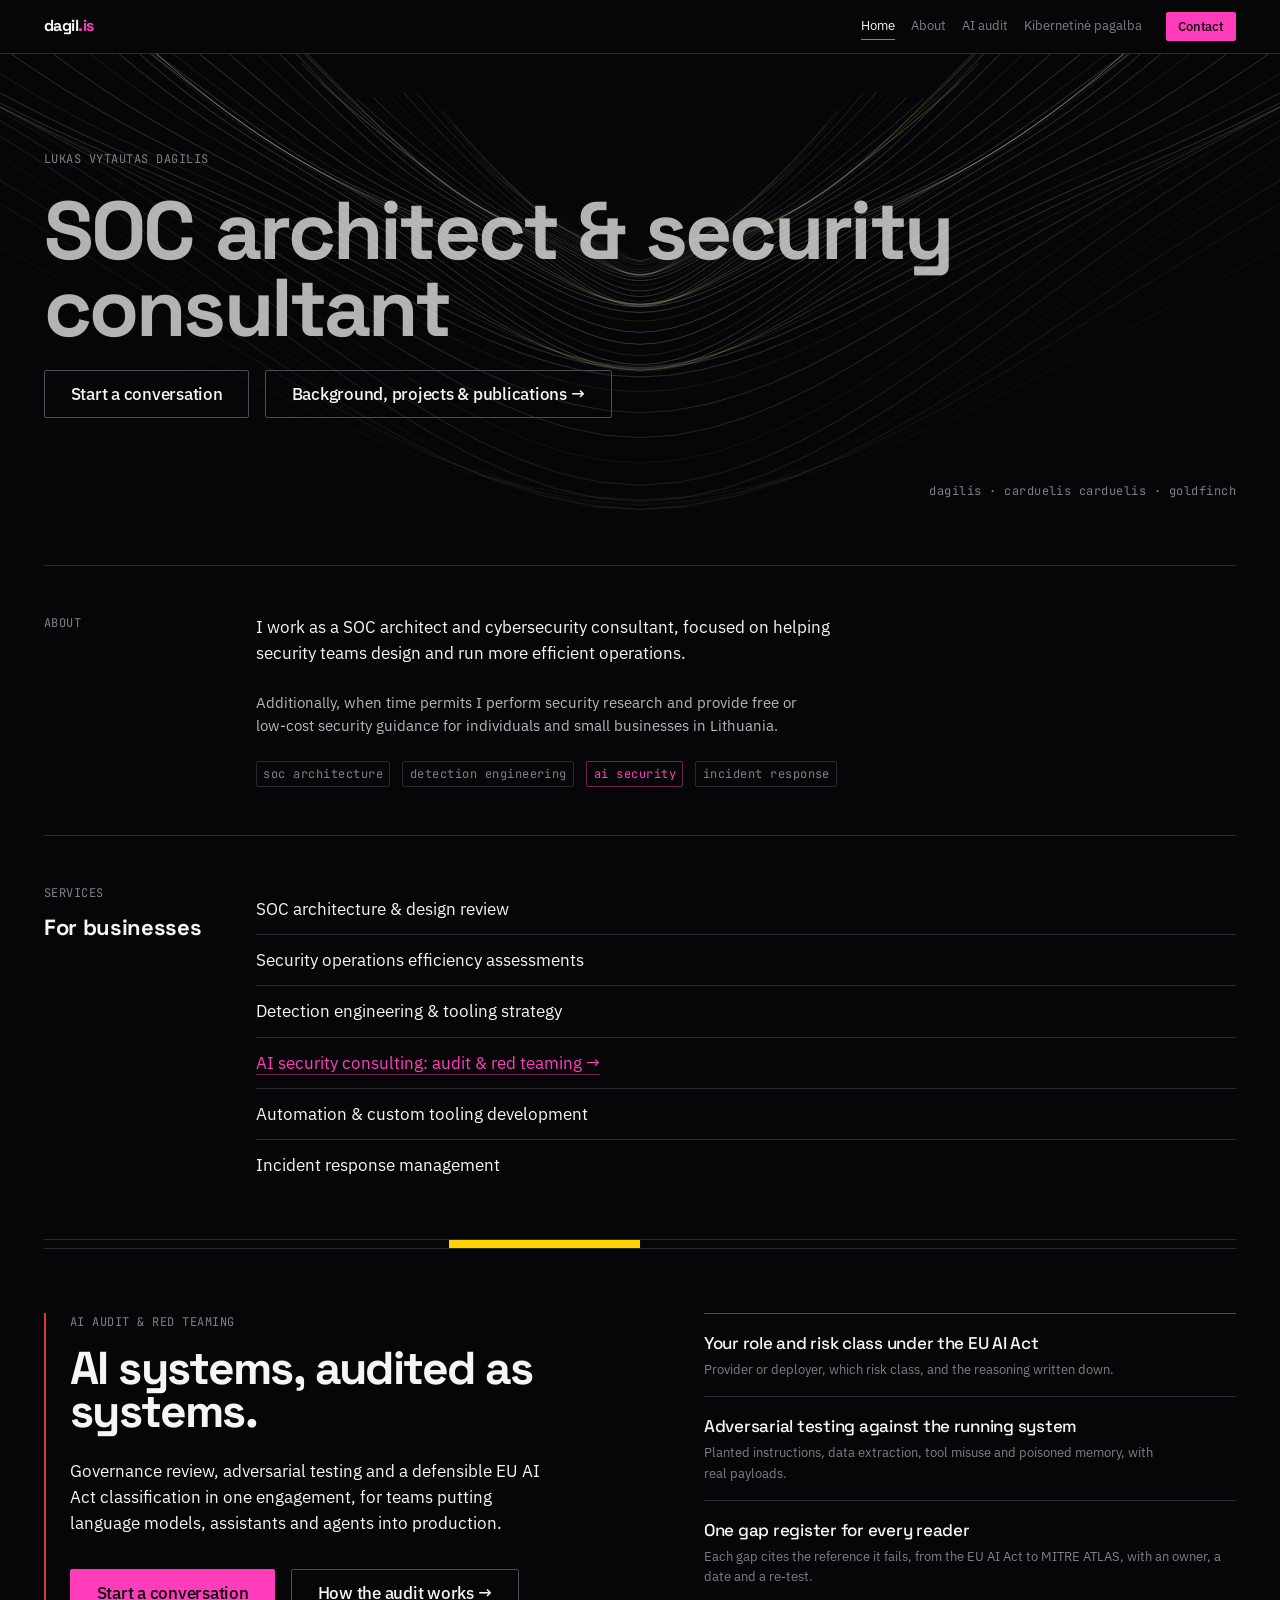
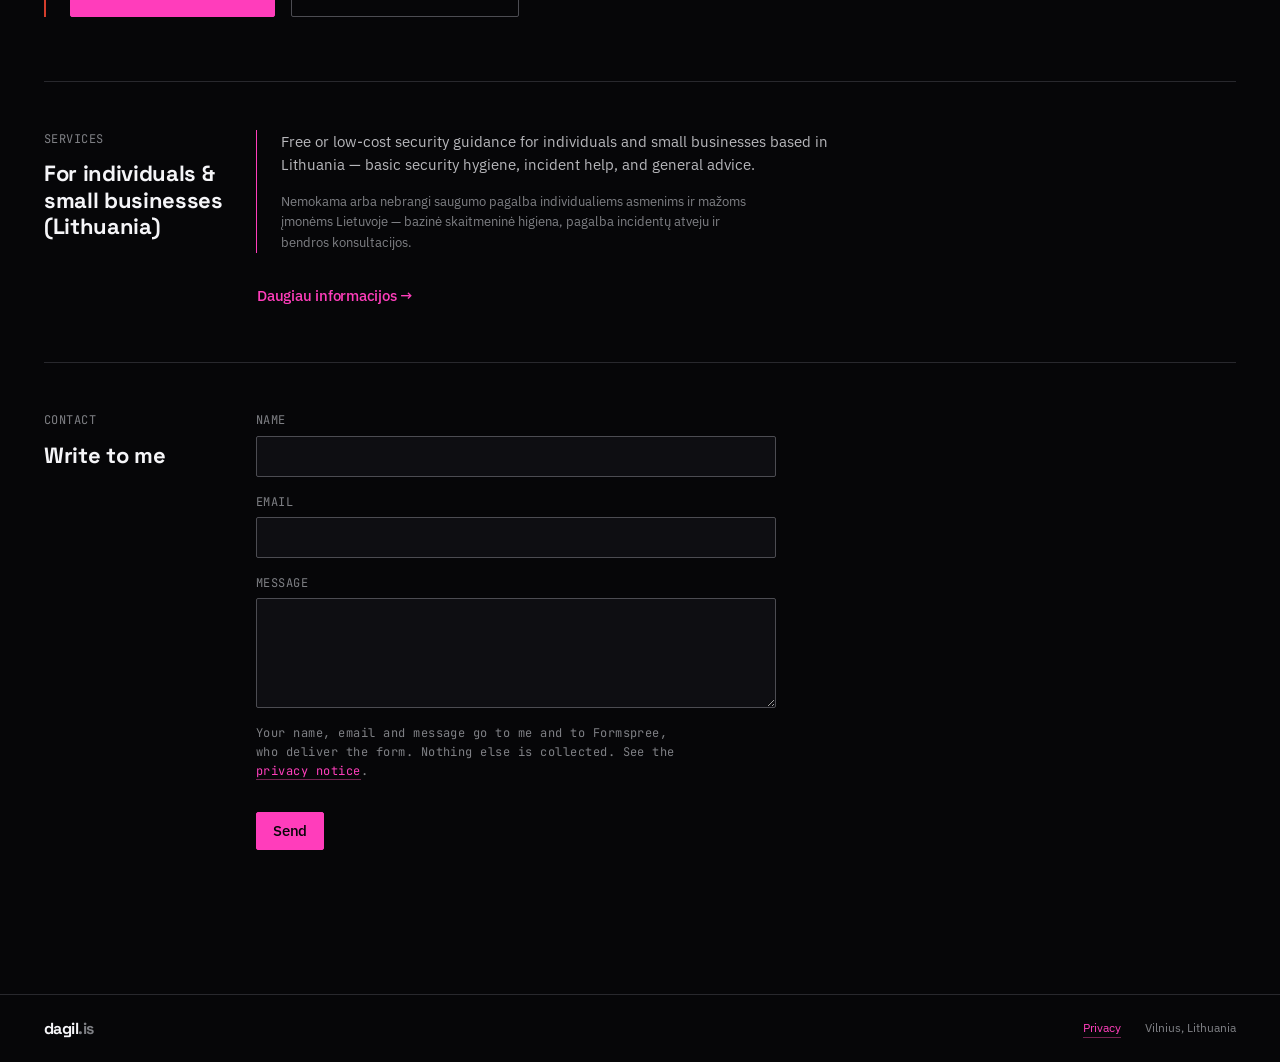
<file: index.html>
<!DOCTYPE html>
<html lang="en" data-accent="pink">
<head>
<meta charset="UTF-8">
<meta name="viewport" content="width=device-width, initial-scale=1.0">
<title>Lukas Vytautas Dagilis</title>
<meta name="description" content="Lukas Vytautas Dagilis — SOC Architect &amp; Security Consultant.">
<link rel="stylesheet" href="style.css">
</head>
<body>

<header class="nav">
  <div class="nav-inner">
    <a class="wordmark" href="./">dagil<span>.is</span></a>
    <nav class="nav-links">
      <a href="./" aria-current="page">Home</a>
      <a href="about/">About</a>
      <a href="audit-ai/">AI audit</a>
      <a href="kibernetine-pagalba/">Kibernetinė pagalba</a>
    </nav>
    <a class="btn btn--primary btn--sm" href="#contact">Contact</a>
  </div>
</header>

<main class="wrap">

  <div class="hero">
    <div class="wing-field" aria-hidden="true">
      <canvas data-wing-field="title" data-speed="0.35" data-line-opacity="0.1" data-background="transparent"></canvas>
    </div>
    <p class="label hero-eyebrow">Lukas Vytautas Dagilis</p>
    <h1 class="kinetic" data-kinetic>SOC architect &amp; security consultant</h1>
    <div class="hero-actions">
      <a class="btn btn--lg" href="#contact">Start a conversation</a>
      <a class="btn btn--lg" href="about/">Background, projects &amp; publications →</a>
    </div>
    <div class="hero-foot">
      <span class="footnote">dagilis · carduelis carduelis · goldfinch</span>
    </div>
  </div>

  <section class="section" id="about">
    <div class="section-grid">
      <div class="section-head">
        <h2 class="label">About</h2>
      </div>
      <div class="section-body">
        <p class="lead">
          I work as a SOC architect and cybersecurity consultant,
          focused on helping security teams design and run more efficient operations.
        </p>
        <p>
          Additionally, when time permits I perform security research and provide free or low-cost security guidance for individuals and small businesses in Lithuania.
        </p>
        <div class="chip-row">
          <span class="chip chip--boxed">soc architecture</span>
          <span class="chip chip--boxed">detection engineering</span>
          <span class="chip chip--boxed chip--accent">ai security</span>
          <span class="chip chip--boxed">incident response</span>
        </div>
      </div>
    </div>
  </section>

  <section class="section" id="services">
    <div class="section-grid">
      <div class="section-head">
        <h2 class="label">Services</h2>
        <h3 class="section-title">For businesses</h3>
      </div>
      <div class="section-body">
        <ul class="service-list">
          <li>SOC architecture &amp; design review</li>
          <li>Security operations efficiency assessments</li>
          <li>Detection engineering &amp; tooling strategy</li>
          <li><a href="audit-ai/">AI security consulting: audit &amp; red teaming →</a></li>
          <li>Automation &amp; custom tooling development</li>
          <li>Incident response management</li>
        </ul>
      </div>
    </div>
  </section>

  <div class="wingbar" aria-hidden="true"></div>

  <section class="feature" id="ai-audit" aria-labelledby="ai-audit-title">
    <div class="feature-grid">
      <div class="feature-pitch">
        <p class="label">AI audit &amp; red teaming</p>
        <h2 class="feature-title" id="ai-audit-title">AI systems, audited as systems.</h2>
        <p class="lead">
          Governance review, adversarial testing and a defensible EU AI Act
          classification in one engagement, for teams putting language models,
          assistants and agents into production.
        </p>
        <div class="hero-actions">
          <a class="btn btn--primary btn--lg" href="#contact">Start a conversation</a>
          <a class="btn btn--lg" href="audit-ai/">How the audit works →</a>
        </div>
      </div>
      <ul class="feature-points">
        <li>
          <strong>Your role and risk class under the EU AI Act</strong>
          <p>Provider or deployer, which risk class, and the reasoning written down.</p>
        </li>
        <li>
          <strong>Adversarial testing against the running system</strong>
          <p>Planted instructions, data extraction, tool misuse and poisoned memory, with real payloads.</p>
        </li>
        <li>
          <strong>One gap register for every reader</strong>
          <p>Each gap cites the reference it fails, from the EU AI Act to MITRE ATLAS, with an owner, a date and a re-test.</p>
        </li>
      </ul>
    </div>
  </section>

  <section class="section">
    <div class="section-grid">
      <div class="section-head">
        <h2 class="label">Services</h2>
        <h3 class="section-title">For individuals &amp; small businesses (Lithuania)</h3>
      </div>
      <div class="section-body">
        <div class="card card--left card--accent">
          <p>Free or low-cost security guidance for individuals and small businesses based in Lithuania — basic security hygiene, incident help, and general advice.</p>
          <p class="entry-desc">Nemokama arba nebrangi saugumo pagalba individualiems asmenims ir mažoms įmonėms Lietuvoje — bazinė skaitmeninė higiena, pagalba incidentų atveju ir bendros konsultacijos.</p>
        </div>
        <p><a class="btn btn--ghost" href="kibernetine-pagalba/">Daugiau informacijos →</a></p>
      </div>
    </div>
  </section>

  <section class="section" id="contact">
    <div class="section-grid">
      <div class="section-head">
        <h2 class="label">Contact</h2>
        <h3 class="section-title">Write to me</h3>
      </div>
      <div class="section-body">
        <form class="form" action="https://formspree.io/f/xaqgkaaq" method="POST">
          <input type="text" name="_gotcha" class="honeypot" tabindex="-1" autocomplete="off" aria-hidden="true">
          <input type="hidden" name="_subject" value="Message via dagil.is">
          <div class="field">
            <label for="name">Name</label>
            <input type="text" id="name" name="name" required>
          </div>
          <div class="field">
            <label for="email">Email</label>
            <input type="email" id="email" name="_replyto" required>
          </div>
          <div class="field">
            <label for="message">Message</label>
            <textarea id="message" name="message" required></textarea>
          </div>
          <p class="footnote">Your name, email and message go to me and to Formspree, who deliver the form. Nothing else is collected. See the <a href="privacy/">privacy notice</a>.</p>
          <div><button class="btn btn--primary" type="submit">Send</button></div>
        </form>
      </div>
    </div>
  </section>

</main>

<footer class="footer">
  <div class="footer-inner">
    <span class="wordmark wordmark--mono">dagil<span>.is</span></span>
    <span class="spacer"></span>
    <a href="privacy/">Privacy</a>
    <span>Vilnius, Lithuania</span>
  </div>
</footer>

<script src="wing-field.js" defer></script>
<script src="kinetic.js" defer></script>
</body>
</html>
</file>
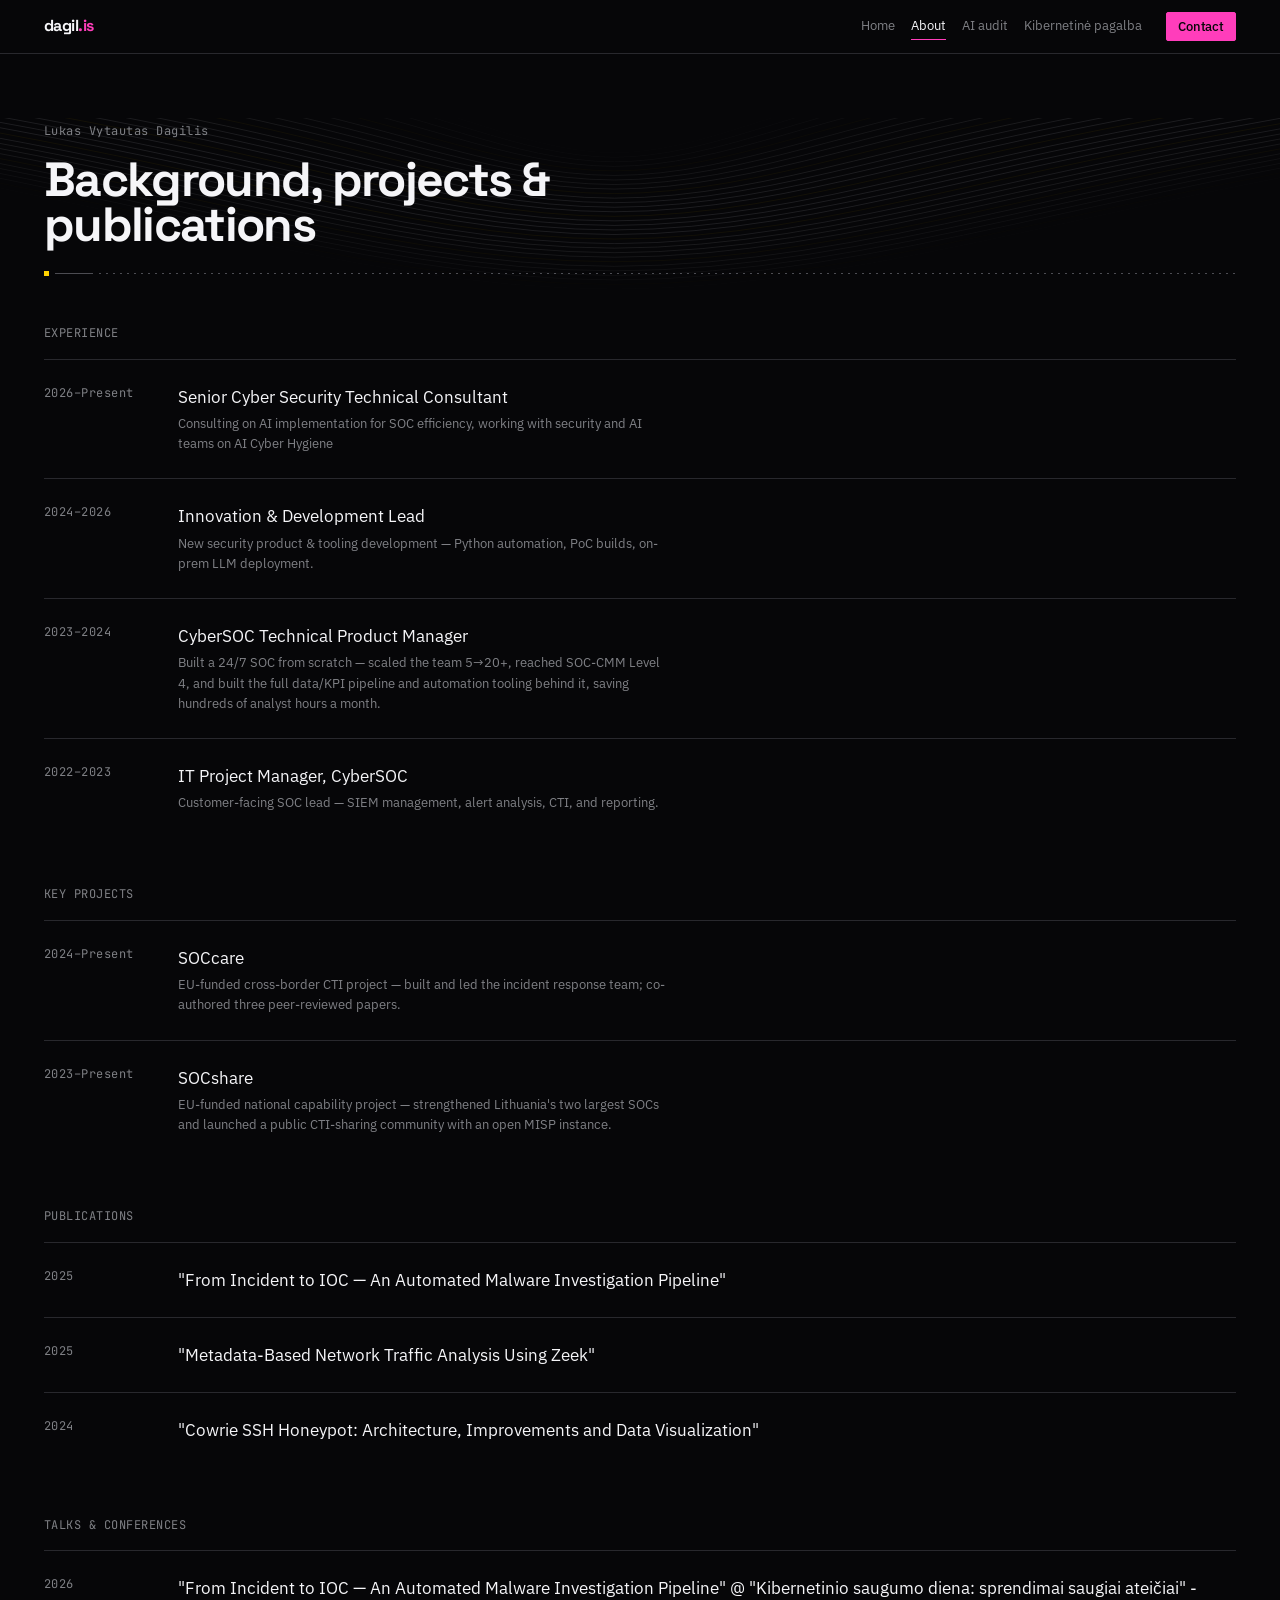
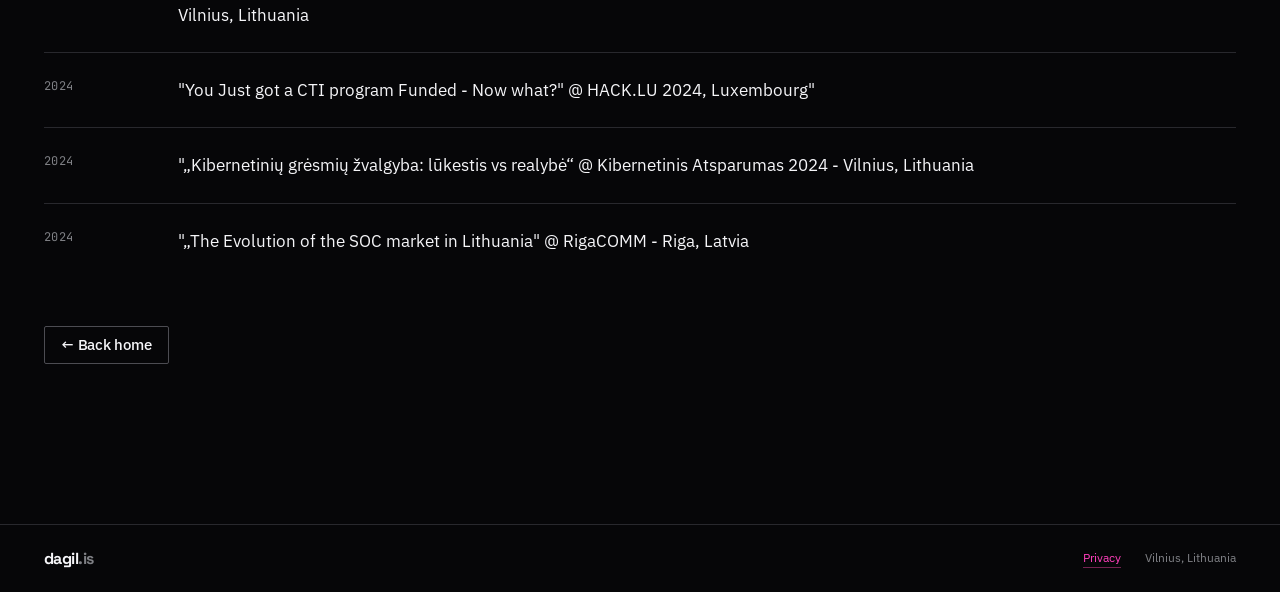
<file: about/index.html>
<!DOCTYPE html>
<html lang="en" data-accent="pink">
<head>
<meta charset="UTF-8">
<meta name="viewport" content="width=device-width, initial-scale=1.0">
<title>Lukas Vytautas Dagilis — Background</title>
<meta name="description" content="Lukas Vytautas Dagilis — experience, projects, and publications.">
<link rel="stylesheet" href="../style.css">
</head>
<body>

<header class="nav">
  <div class="nav-inner">
    <a class="wordmark" href="../">dagil<span>.is</span></a>
    <nav class="nav-links">
      <a href="../">Home</a>
      <a href="./" aria-current="page">About</a>
      <a href="../audit-ai/">AI audit</a>
      <a href="../kibernetine-pagalba/">Kibernetinė pagalba</a>
    </nav>
    <a class="btn btn--primary btn--sm" href="../#contact">Contact</a>
  </div>
</header>

<main class="wrap page">

  <div class="page-head">
    <div class="wing-field" aria-hidden="true">
      <canvas data-wing-field="descent" data-speed="0.35" data-line-opacity="0.1" data-background="transparent"></canvas>
    </div>
    <span class="chip">Lukas Vytautas Dagilis</span>
    <h1>Background, projects &amp; publications</h1>
  </div>
  <div class="perch"><i></i></div>

  <section class="stack">
    <h2 class="label">Experience</h2>

    <div class="entry">
      <span class="entry-year">2026–Present</span>
      <div>
        <div class="entry-title">Senior Cyber Security Technical Consultant</div>
        <p class="entry-desc">Consulting on AI implementation for SOC efficiency, working with security and AI teams on AI Cyber Hygiene</p>
      </div>
    </div>

    <div class="entry">
      <span class="entry-year">2024–2026</span>
      <div>
        <div class="entry-title">Innovation &amp; Development Lead</div>
        <p class="entry-desc">New security product &amp; tooling development — Python automation, PoC builds, on-prem LLM deployment.</p>
      </div>
    </div>

    <div class="entry">
      <span class="entry-year">2023–2024</span>
      <div>
        <div class="entry-title">CyberSOC Technical Product Manager</div>
        <p class="entry-desc">Built a 24/7 SOC from scratch — scaled the team 5→20+, reached SOC-CMM Level 4, and built the full data/KPI pipeline and automation tooling behind it, saving hundreds of analyst hours a month.</p>
      </div>
    </div>

    <div class="entry">
      <span class="entry-year">2022–2023</span>
      <div>
        <div class="entry-title">IT Project Manager, CyberSOC</div>
        <p class="entry-desc">Customer-facing SOC lead — SIEM management, alert analysis, CTI, and reporting.</p>
      </div>
    </div>
  </section>

  <section class="stack">
    <h2 class="label">Key projects</h2>

    <div class="entry">
      <span class="entry-year">2024–Present</span>
      <div>
        <div class="entry-title">SOCcare</div>
        <p class="entry-desc">EU-funded cross-border CTI project — built and led the incident response team; co-authored three peer-reviewed papers.</p>
      </div>
    </div>

    <div class="entry">
      <span class="entry-year">2023–Present</span>
      <div>
        <div class="entry-title">SOCshare</div>
        <p class="entry-desc">EU-funded national capability project — strengthened Lithuania's two largest SOCs and launched a public CTI-sharing community with an open MISP instance.</p>
      </div>
    </div>
  </section>

  <section class="stack">
    <h2 class="label">Publications</h2>

    <div class="entry">
      <span class="entry-year">2025</span>
      <div class="entry-title">"From Incident to IOC — An Automated Malware Investigation Pipeline"</div>
    </div>

    <div class="entry">
      <span class="entry-year">2025</span>
      <div class="entry-title">"Metadata-Based Network Traffic Analysis Using Zeek"</div>
    </div>

    <div class="entry">
      <span class="entry-year">2024</span>
      <div class="entry-title">"Cowrie SSH Honeypot: Architecture, Improvements and Data Visualization"</div>
    </div>
  </section>

  <section class="stack">
    <h2 class="label">Talks &amp; conferences</h2>

    <div class="entry">
      <span class="entry-year">2026</span>
      <div class="entry-title">"From Incident to IOC — An Automated Malware Investigation Pipeline" @ "Kibernetinio saugumo diena: sprendimai saugiai ateičiai" - Vilnius, Lithuania</div>
    </div>

    <div class="entry">
      <span class="entry-year">2024</span>
      <div class="entry-title">"You Just got a CTI program Funded - Now what?" @ HACK.LU 2024, Luxembourg"</div>
    </div>

    <div class="entry">
      <span class="entry-year">2024</span>
      <div class="entry-title">"„Kibernetinių grėsmių žvalgyba: lūkestis vs realybė“ @ Kibernetinis Atsparumas 2024 - Vilnius, Lithuania</div>
    </div>

    <div class="entry">
      <span class="entry-year">2024</span>
      <div class="entry-title">"„The Evolution of the SOC market in Lithuania" @ RigaCOMM - Riga, Latvia</div>
    </div>
  </section>

  <p class="page-foot"><a class="btn" href="../">← Back home</a></p>

</main>

<footer class="footer">
  <div class="footer-inner">
    <span class="wordmark wordmark--mono">dagil<span>.is</span></span>
    <span class="spacer"></span>
    <a href="../privacy/">Privacy</a>
    <span>Vilnius, Lithuania</span>
  </div>
</footer>

<script src="../wing-field.js" defer></script>
</body>
</html>
</file>
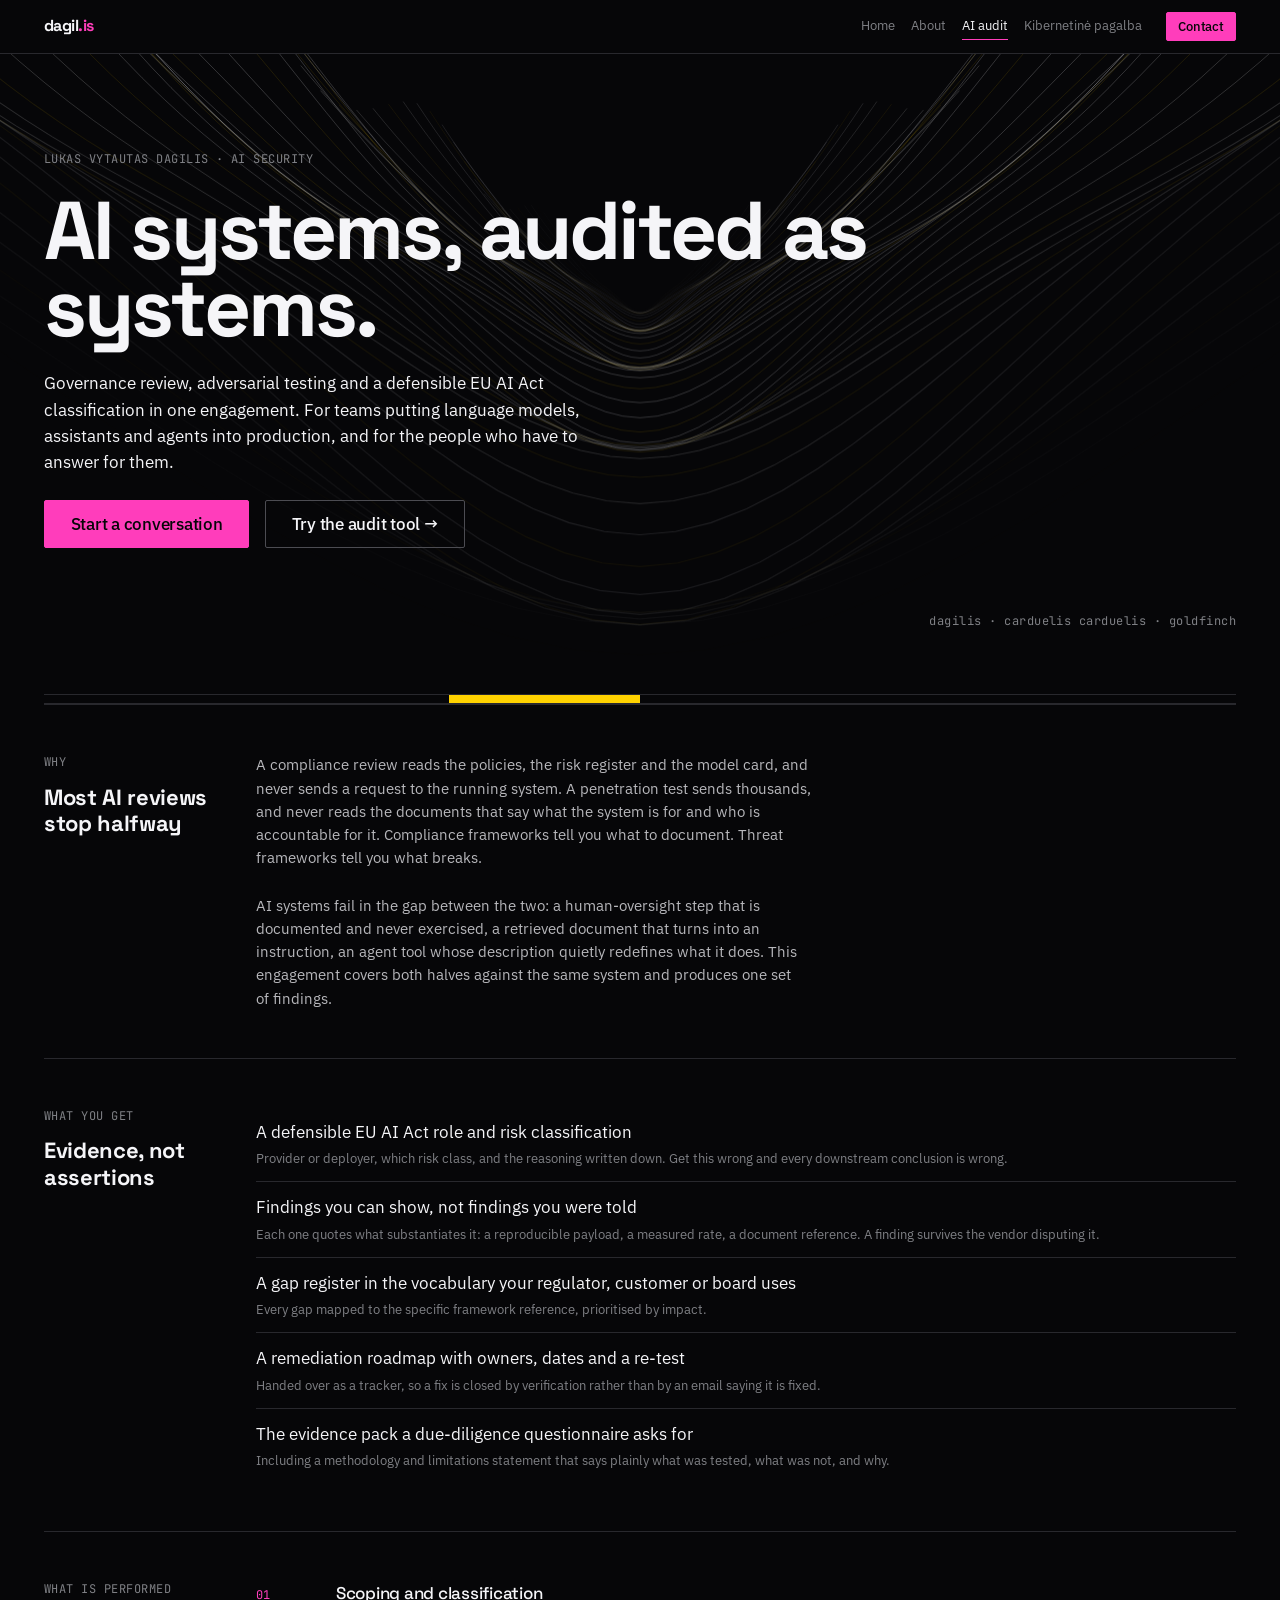
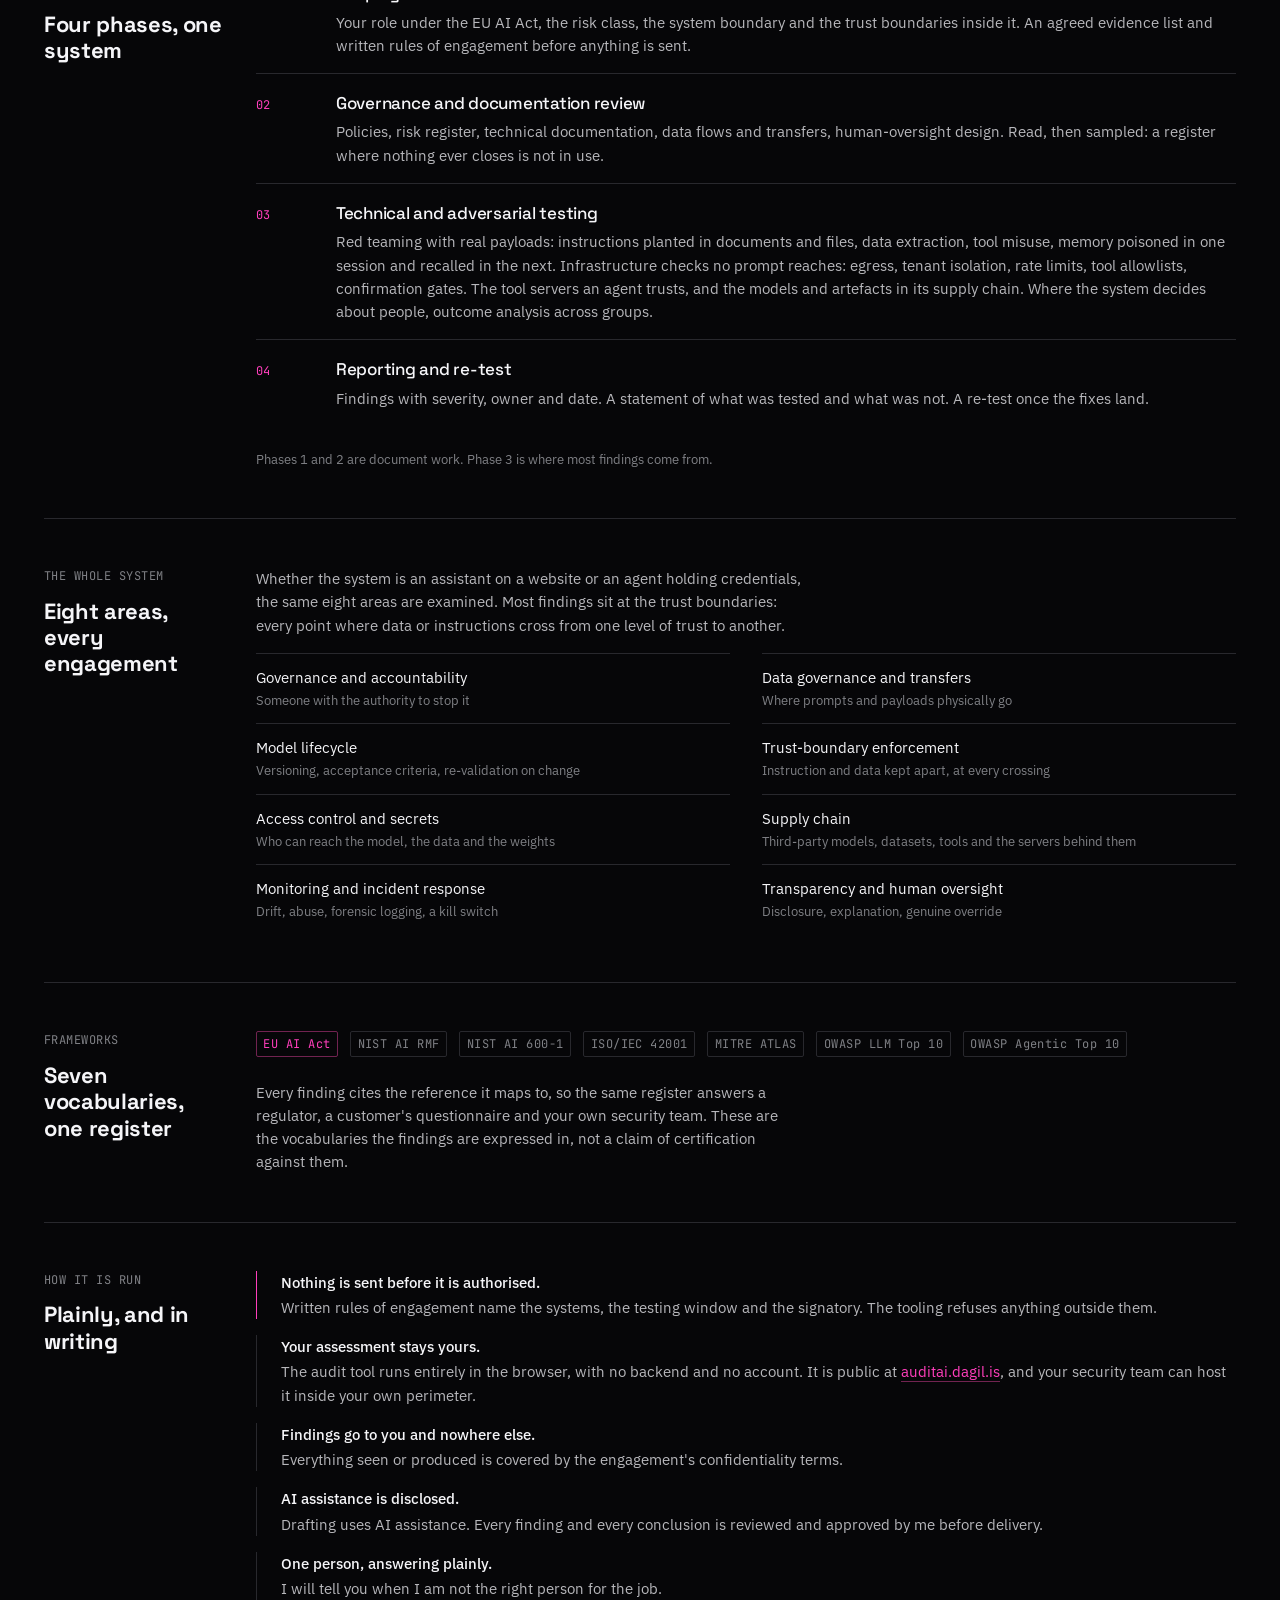
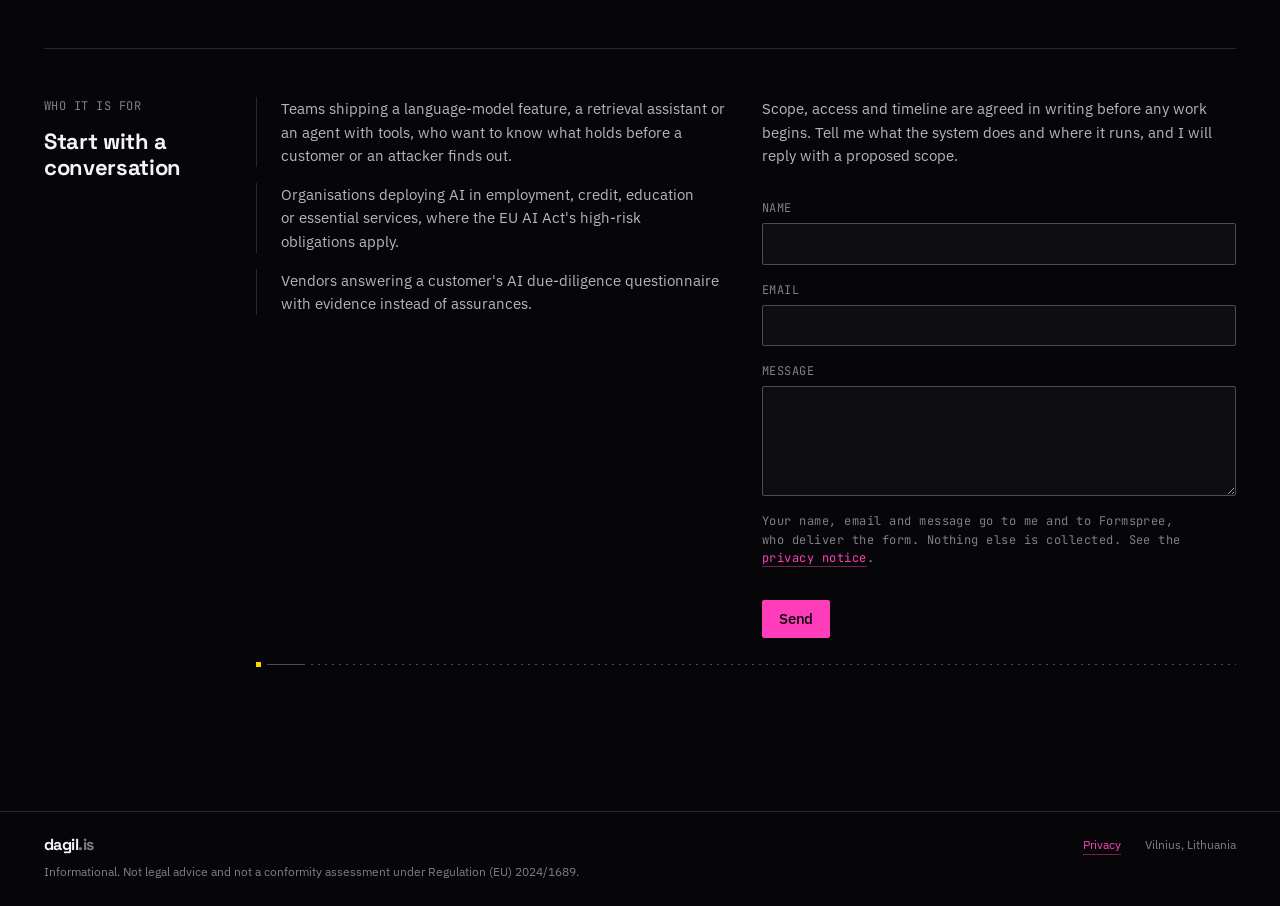
<file: audit-ai/index.html>
<!DOCTYPE html>
<html lang="en" data-accent="pink">
<head>
<meta charset="UTF-8">
<meta name="viewport" content="width=device-width, initial-scale=1.0">
<title>AI system audit &amp; red teaming — Lukas Vytautas Dagilis</title>
<meta name="description" content="AI system audit and red teaming: governance review, adversarial testing and a defensible EU AI Act classification in one engagement.">
<link rel="stylesheet" href="../style.css">
<style>
/* The components (value list, phase rows, area grid, rule list, contact grid)
   live in style.css. Kept here: the hero measure, the contact column, and a
   print scope that lays the whole page out on one A4 sheet in the design
   system's light palette, with the site address standing in for the form. */

.hero h1 { max-width: 16ch; }
.hero .lead { margin-top: var(--space-5); max-width: 58ch; }

.contact-form { display: grid; gap: var(--space-4); }
.contact-form .form { max-width: none; }

/* Print: the system's light scope, compacted to one A4 sheet. */
@media print {
  @page { size: A4; margin: 9mm 10mm; }
  :root {
    color-scheme: light;
    --void: oklch(100% 0 0);
    --surface-3: oklch(92% 0.006 285);
    --text-1: oklch(17% 0.008 285);
    --text-2: oklch(34% 0.008 285);
    --text-3: oklch(48% 0.008 285);
    --line: oklch(84% 0.005 285);
    --line-strong: oklch(66% 0.008 285);
    --accent: oklch(56% 0.245 350);
    --accent-strong: oklch(48% 0.235 350);
    --accent-ink: oklch(99% 0 0);
    --accent-line: color-mix(in oklab, var(--accent) 45%, white);
    --goldfinch-wing: oklch(78% 0.170 92);
    --text-xs: 6.2pt; --text-sm: 6.7pt; --text-base: 7.2pt; --text-md: 7.9pt; --text-lg: 9.5pt;
    --leading-normal: 1.35;
    --space-3: 0.3rem; --space-4: 0.45rem; --space-5: 0.6rem; --space-6: 0.9rem; --space-7: 0.8rem; --space-8: 1rem; --space-9: 1rem;
    --content-max: none; --gutter: 0;
  }
  html, body { background: white; }
  body { -webkit-print-color-adjust: exact; print-color-adjust: exact; zoom: 0.88; }
  p { max-width: none; }
  .nav { position: static; border-bottom: none; }
  .nav-inner { padding-inline: 0; padding-block: 0 var(--space-3); }
  .nav-links, .nav-inner .btn, .wing-field, .hero-actions, .hero-foot, .btn, .perch { display: none; }
  .hero { padding: var(--space-3) 0 var(--space-4); }
  .hero h1 { font-size: 19pt; max-width: none; }
  .hero .lead { margin-top: var(--space-3); max-width: 90ch; }
  .hero-eyebrow { margin-bottom: var(--space-3); }
  .section { padding: var(--space-3) 0; break-inside: avoid; }
  .section-body > * + * { margin-top: var(--space-3); }
  .section-title { margin-top: var(--space-1); font-size: 8.5pt; }
  .print-grid {
    display: grid; grid-template-columns: 1fr 1fr; gap: 0 var(--space-6);
    grid-template-areas: "why value" "performed areas" "performed frameworks" "how contact";
    border-top: 1px solid var(--line);
  }
  #why { grid-area: why; } #value { grid-area: value; } #performed { grid-area: performed; }
  #areas { grid-area: areas; } #frameworks { grid-area: frameworks; } #how { grid-area: how; } #contact { grid-area: contact; }
  .print-grid .section { border-top: none; border-bottom: 1px solid var(--line); }
  #how, #contact { border-bottom: none; }
  .print-grid .section-grid { grid-template-columns: 1fr; gap: var(--space-2); }
  .area-grid li { padding: 0.2rem 0; }
  .area-grid li small { font-size: 6.4pt; }
  .phase { grid-template-columns: 24px 1fr; gap: var(--space-3); padding: var(--space-2) 0; }
  .value-list li { padding: 0.25rem 0; }
  .rule-list { gap: var(--space-2); }
  .rule-list li { padding-left: var(--space-3); }
  .contact-grid { grid-template-columns: 1fr; gap: var(--space-3); }
  .contact-form .form { display: none; }
  .print-addr { font-family: var(--font-mono); font-size: var(--text-md); color: var(--text-1); letter-spacing: var(--tracking-mono); }
  .footer { margin-top: var(--space-4); }
  .footer-inner { padding: var(--space-3) 0 0; }
  .footer-inner p { flex-basis: 100%; margin: 0; }
  a { border-bottom: none; color: inherit; }
}
.footer-inner p { flex-basis: 100%; margin: 0; max-width: none; }
</style>
</head>
<body>

<header class="nav">
  <div class="nav-inner">
    <a class="wordmark" href="../">dagil<span>.is</span></a>
    <nav class="nav-links">
      <a href="../">Home</a>
      <a href="../about/">About</a>
      <a href="./" aria-current="page">AI audit</a>
      <a href="../kibernetine-pagalba/">Kibernetinė pagalba</a>
    </nav>
    <a class="btn btn--primary btn--sm" href="#contact">Contact</a>
  </div>
</header>

<main class="wrap">

  <div class="hero">
    <div class="wing-field" aria-hidden="true">
      <canvas data-wing-field="title" data-speed="0.35" data-line-opacity="0.1" data-background="transparent"></canvas>
    </div>
    <p class="label hero-eyebrow">Lukas Vytautas Dagilis · AI security</p>
    <h1>AI systems, audited as systems.</h1>
    <p class="lead">
      Governance review, adversarial testing and a defensible EU AI Act classification
      in one engagement. For teams putting language models, assistants and agents into
      production, and for the people who have to answer for them.
    </p>
    <div class="hero-actions">
      <a class="btn btn--primary btn--lg" href="#contact">Start a conversation</a>
      <a class="btn btn--lg" href="https://auditai.dagil.is">Try the audit tool →</a>
    </div>
    <div class="hero-foot">
      <span class="footnote">dagilis · carduelis carduelis · goldfinch</span>
    </div>
  </div>

  <div class="wingbar" aria-hidden="true"></div>

  <div class="print-grid">

  <section class="section" id="why">
    <div class="section-grid">
      <div class="section-head">
        <h2 class="label">Why</h2>
        <h3 class="section-title">Most AI reviews stop halfway</h3>
      </div>
      <div class="section-body">
        <p>
          A compliance review reads the policies, the risk register and the model card,
          and never sends a request to the running system. A penetration test sends
          thousands, and never reads the documents that say what the system is for and
          who is accountable for it. Compliance frameworks tell you what to document.
          Threat frameworks tell you what breaks.
        </p>
        <p>
          AI systems fail in the gap between the two: a human-oversight step that is
          documented and never exercised, a retrieved document that turns into an
          instruction, an agent tool whose description quietly redefines what it does.
          This engagement covers both halves against the same system and produces one
          set of findings.
        </p>
      </div>
    </div>
  </section>

  <section class="section" id="value">
    <div class="section-grid">
      <div class="section-head">
        <h2 class="label">What you get</h2>
        <h3 class="section-title">Evidence, not assertions</h3>
      </div>
      <div class="section-body">
        <ul class="value-list">
          <li>
            <span class="value-head">A defensible EU AI Act role and risk classification</span>
            <span class="value-desc">Provider or deployer, which risk class, and the reasoning written down. Get this wrong and every downstream conclusion is wrong.</span>
          </li>
          <li>
            <span class="value-head">Findings you can show, not findings you were told</span>
            <span class="value-desc">Each one quotes what substantiates it: a reproducible payload, a measured rate, a document reference. A finding survives the vendor disputing it.</span>
          </li>
          <li>
            <span class="value-head">A gap register in the vocabulary your regulator, customer or board uses</span>
            <span class="value-desc">Every gap mapped to the specific framework reference, prioritised by impact.</span>
          </li>
          <li>
            <span class="value-head">A remediation roadmap with owners, dates and a re-test</span>
            <span class="value-desc">Handed over as a tracker, so a fix is closed by verification rather than by an email saying it is fixed.</span>
          </li>
          <li>
            <span class="value-head">The evidence pack a due-diligence questionnaire asks for</span>
            <span class="value-desc">Including a methodology and limitations statement that says plainly what was tested, what was not, and why.</span>
          </li>
        </ul>
      </div>
    </div>
  </section>

  <section class="section" id="performed">
    <div class="section-grid">
      <div class="section-head">
        <h2 class="label">What is performed</h2>
        <h3 class="section-title">Four phases, one system</h3>
      </div>
      <div class="section-body">
        <div class="phase-list">
          <div class="phase">
            <span class="phase-num">01</span>
            <div>
              <div class="phase-title">Scoping and classification</div>
              <p>Your role under the EU AI Act, the risk class, the system boundary and the trust boundaries inside it. An agreed evidence list and written rules of engagement before anything is sent.</p>
            </div>
          </div>
          <div class="phase">
            <span class="phase-num">02</span>
            <div>
              <div class="phase-title">Governance and documentation review</div>
              <p>Policies, risk register, technical documentation, data flows and transfers, human-oversight design. Read, then sampled: a register where nothing ever closes is not in use.</p>
            </div>
          </div>
          <div class="phase">
            <span class="phase-num">03</span>
            <div>
              <div class="phase-title">Technical and adversarial testing</div>
              <p>Red teaming with real payloads: instructions planted in documents and files, data extraction, tool misuse, memory poisoned in one session and recalled in the next. Infrastructure checks no prompt reaches: egress, tenant isolation, rate limits, tool allowlists, confirmation gates. The tool servers an agent trusts, and the models and artefacts in its supply chain. Where the system decides about people, outcome analysis across groups.</p>
            </div>
          </div>
          <div class="phase">
            <span class="phase-num">04</span>
            <div>
              <div class="phase-title">Reporting and re-test</div>
              <p>Findings with severity, owner and date. A statement of what was tested and what was not. A re-test once the fixes land.</p>
            </div>
          </div>
        </div>
        <p class="phase-note">Phases 1 and 2 are document work. Phase 3 is where most findings come from.</p>
      </div>
    </div>
  </section>

  <section class="section" id="areas">
    <div class="section-grid">
      <div class="section-head">
        <h2 class="label">The whole system</h2>
        <h3 class="section-title">Eight areas, every engagement</h3>
      </div>
      <div class="section-body">
        <p>
          Whether the system is an assistant on a website or an agent holding credentials,
          the same eight areas are examined. Most findings sit at the trust boundaries:
          every point where data or instructions cross from one level of trust to another.
        </p>
        <ul class="area-grid">
          <li>Governance and accountability <small>Someone with the authority to stop it</small></li>
          <li>Data governance and transfers <small>Where prompts and payloads physically go</small></li>
          <li>Model lifecycle <small>Versioning, acceptance criteria, re-validation on change</small></li>
          <li>Trust-boundary enforcement <small>Instruction and data kept apart, at every crossing</small></li>
          <li>Access control and secrets <small>Who can reach the model, the data and the weights</small></li>
          <li>Supply chain <small>Third-party models, datasets, tools and the servers behind them</small></li>
          <li>Monitoring and incident response <small>Drift, abuse, forensic logging, a kill switch</small></li>
          <li>Transparency and human oversight <small>Disclosure, explanation, genuine override</small></li>
        </ul>
      </div>
    </div>
  </section>

  <section class="section" id="frameworks">
    <div class="section-grid">
      <div class="section-head">
        <h2 class="label">Frameworks</h2>
        <h3 class="section-title">Seven vocabularies, one register</h3>
      </div>
      <div class="section-body">
        <div class="chip-row">
          <span class="chip chip--boxed chip--accent">EU AI Act</span>
          <span class="chip chip--boxed">NIST AI RMF</span>
          <span class="chip chip--boxed">NIST AI 600-1</span>
          <span class="chip chip--boxed">ISO/IEC 42001</span>
          <span class="chip chip--boxed">MITRE ATLAS</span>
          <span class="chip chip--boxed">OWASP LLM Top 10</span>
          <span class="chip chip--boxed">OWASP Agentic Top 10</span>
        </div>
        <p>
          Every finding cites the reference it maps to, so the same register answers a
          regulator, a customer's questionnaire and your own security team. These are the
          vocabularies the findings are expressed in, not a claim of certification against them.
        </p>
      </div>
    </div>
  </section>

  <section class="section" id="how">
    <div class="section-grid">
      <div class="section-head">
        <h2 class="label">How it is run</h2>
        <h3 class="section-title">Plainly, and in writing</h3>
      </div>
      <div class="section-body">
        <ul class="rule-list">
          <li class="rule--accent"><strong>Nothing is sent before it is authorised.</strong> Written rules of engagement name the systems, the testing window and the signatory. The tooling refuses anything outside them.</li>
          <li><strong>Your assessment stays yours.</strong> The audit tool runs entirely in the browser, with no backend and no account. It is public at <a href="https://auditai.dagil.is">auditai.dagil.is</a>, and your security team can host it inside your own perimeter.</li>
          <li><strong>Findings go to you and nowhere else.</strong> Everything seen or produced is covered by the engagement's confidentiality terms.</li>
          <li><strong>AI assistance is disclosed.</strong> Drafting uses AI assistance. Every finding and every conclusion is reviewed and approved by me before delivery.</li>
          <li><strong>One person, answering plainly.</strong> I will tell you when I am not the right person for the job.</li>
        </ul>
      </div>
    </div>
  </section>

  <section class="section" id="contact">
    <div class="section-grid">
      <div class="section-head">
        <h2 class="label">Who it is for</h2>
        <h3 class="section-title">Start with a conversation</h3>
      </div>
      <div class="section-body">
        <div class="contact-grid">
          <ul class="rule-list">
            <li>Teams shipping a language-model feature, a retrieval assistant or an agent with tools, who want to know what holds before a customer or an attacker finds out.</li>
            <li>Organisations deploying AI in employment, credit, education or essential services, where the EU AI Act's high-risk obligations apply.</li>
            <li>Vendors answering a customer's AI due-diligence questionnaire with evidence instead of assurances.</li>
          </ul>
          <div class="contact-form">
            <p>Scope, access and timeline are agreed in writing before any work begins. Tell me what the system does and where it runs, and I will reply with a proposed scope.</p>
            <form class="form" action="https://formspree.io/f/xaqgkaaq" method="POST">
              <input type="text" name="_gotcha" class="honeypot" tabindex="-1" autocomplete="off" aria-hidden="true">
              <input type="hidden" name="_subject" value="AI audit enquiry via dagil.is">
              <div class="field">
                <label for="name">Name</label>
                <input type="text" id="name" name="name" required>
              </div>
              <div class="field">
                <label for="email">Email</label>
                <input type="email" id="email" name="_replyto" required>
              </div>
              <div class="field">
                <label for="message">Message</label>
                <textarea id="message" name="message" required></textarea>
              </div>
              <p class="footnote">Your name, email and message go to me and to Formspree, who deliver the form. Nothing else is collected. See the <a href="../privacy/">privacy notice</a>.</p>
              <div><button class="btn btn--primary" type="submit">Send</button></div>
            </form>
            <div class="print-only">
              <span class="print-addr">dagil.is/audit-ai</span>
              <p><small>The contact form at this address reaches me directly. Lukas Vytautas Dagilis · Vilnius, Lithuania.</small></p>
            </div>
          </div>
        </div>
        <div class="perch"><i></i></div>
      </div>
    </div>
  </section>

  </div>

</main>

<footer class="footer">
  <div class="footer-inner">
    <span class="wordmark wordmark--mono">dagil<span>.is</span></span>
    <span class="spacer"></span>
    <a href="../privacy/">Privacy</a>
    <span>Vilnius, Lithuania</span>
    <p>Informational. Not legal advice and not a conformity assessment under Regulation (EU) 2024/1689.</p>
  </div>
</footer>

<script src="../wing-field.js" defer></script>
</body>
</html>
</file>
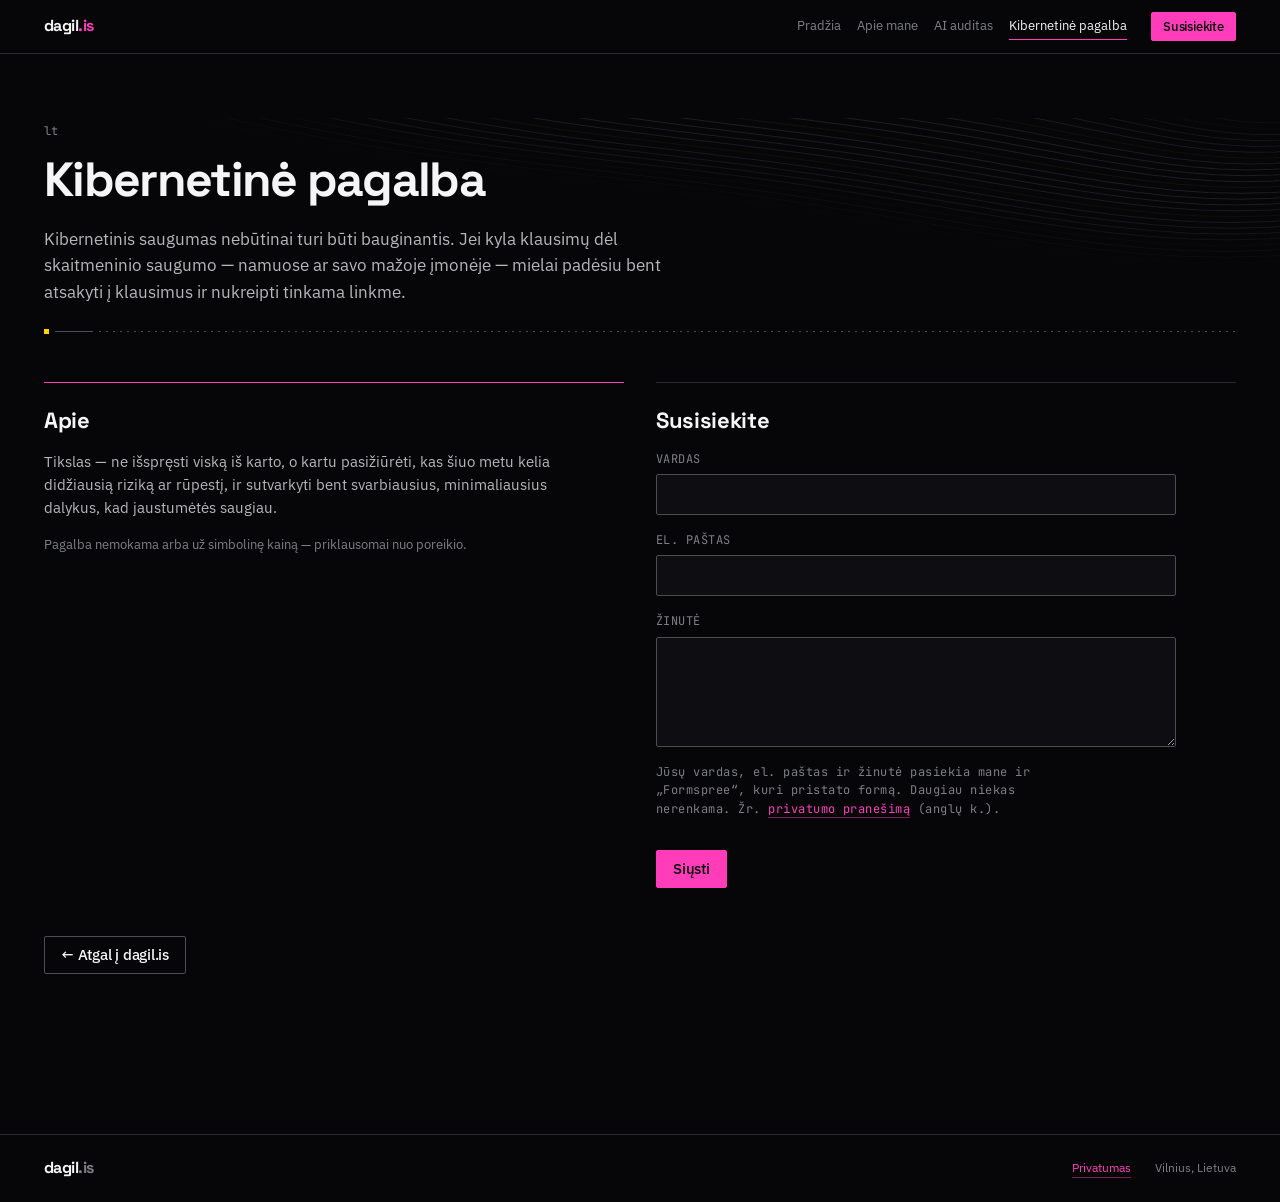
<file: kibernetine-pagalba/index.html>
<!DOCTYPE html>
<html lang="lt" data-accent="pink">
<head>
<meta charset="UTF-8">
<meta name="viewport" content="width=device-width, initial-scale=1.0">
<title>Kibernetinė pagalba — Lukas Vytautas Dagilis</title>
<meta name="description" content="Nemokama ar nebrangi kibernetinio saugumo pagalba individams ir mažoms įmonėms Lietuvoje.">
<link rel="stylesheet" href="../style.css">
</head>
<body>

<header class="nav">
  <div class="nav-inner">
    <a class="wordmark" href="../">dagil<span>.is</span></a>
    <nav class="nav-links">
      <a href="../">Pradžia</a>
      <a href="../about/">Apie mane</a>
      <a href="../audit-ai/">AI auditas</a>
      <a href="./" aria-current="page">Kibernetinė pagalba</a>
    </nav>
    <a class="btn btn--primary btn--sm" href="#susisiekite">Susisiekite</a>
  </div>
</header>

<main class="wrap page">

  <div class="page-head">
    <div class="wing-field" aria-hidden="true">
      <canvas data-wing-field="right-edge" data-speed="0.35" data-line-opacity="0.1" data-background="transparent"></canvas>
    </div>
    <span class="chip">lt</span>
    <h1>Kibernetinė pagalba</h1>
    <p class="lead">
      Kibernetinis saugumas nebūtinai turi būti bauginantis. Jei kyla klausimų
      dėl skaitmeninio saugumo — namuose ar savo mažoje įmonėje — mielai
      padėsiu bent atsakyti į klausimus ir nukreipti tinkama linkme.
    </p>
  </div>
  <div class="perch"><i></i></div>

  <div class="grid-2">

    <div class="card card--accent">
      <h4 class="subhead">Apie</h4>
      <p>
        Tikslas — ne išspręsti viską iš karto, o kartu pasižiūrėti, kas šiuo
        metu kelia didžiausią riziką ar rūpestį, ir sutvarkyti bent
        svarbiausius, minimaliausius dalykus, kad jaustumėtės saugiau.
      </p>
      <p class="entry-desc">Pagalba nemokama arba už simbolinę kainą — priklausomai nuo poreikio.</p>
    </div>

    <div class="card" id="susisiekite">
      <h4 class="subhead">Susisiekite</h4>
      <form class="form" action="https://formspree.io/f/xaqgkaaq" method="POST">
        <input type="text" name="_gotcha" class="honeypot" tabindex="-1" autocomplete="off" aria-hidden="true">
        <div class="field">
          <label for="name">Vardas</label>
          <input type="text" id="name" name="name" required>
        </div>
        <div class="field">
          <label for="email">El. paštas</label>
          <input type="email" id="email" name="_replyto" required>
        </div>
        <div class="field">
          <label for="message">Žinutė</label>
          <textarea id="message" name="message" required></textarea>
        </div>
        <p class="footnote">Jūsų vardas, el. paštas ir žinutė pasiekia mane ir „Formspree“, kuri pristato formą. Daugiau niekas nerenkama. Žr. <a href="../privacy/">privatumo pranešimą</a> (anglų k.).</p>
        <div><button class="btn btn--primary" type="submit">Siųsti</button></div>
      </form>
    </div>

  </div>

  <p class="page-foot"><a class="btn" href="../">← Atgal į dagil.is</a></p>

</main>

<footer class="footer">
  <div class="footer-inner">
    <span class="wordmark wordmark--mono">dagil<span>.is</span></span>
    <span class="spacer"></span>
    <a href="../privacy/">Privatumas</a>
    <span>Vilnius, Lietuva</span>
  </div>
</footer>

<script src="../wing-field.js" defer></script>
</body>
</html>
</file>
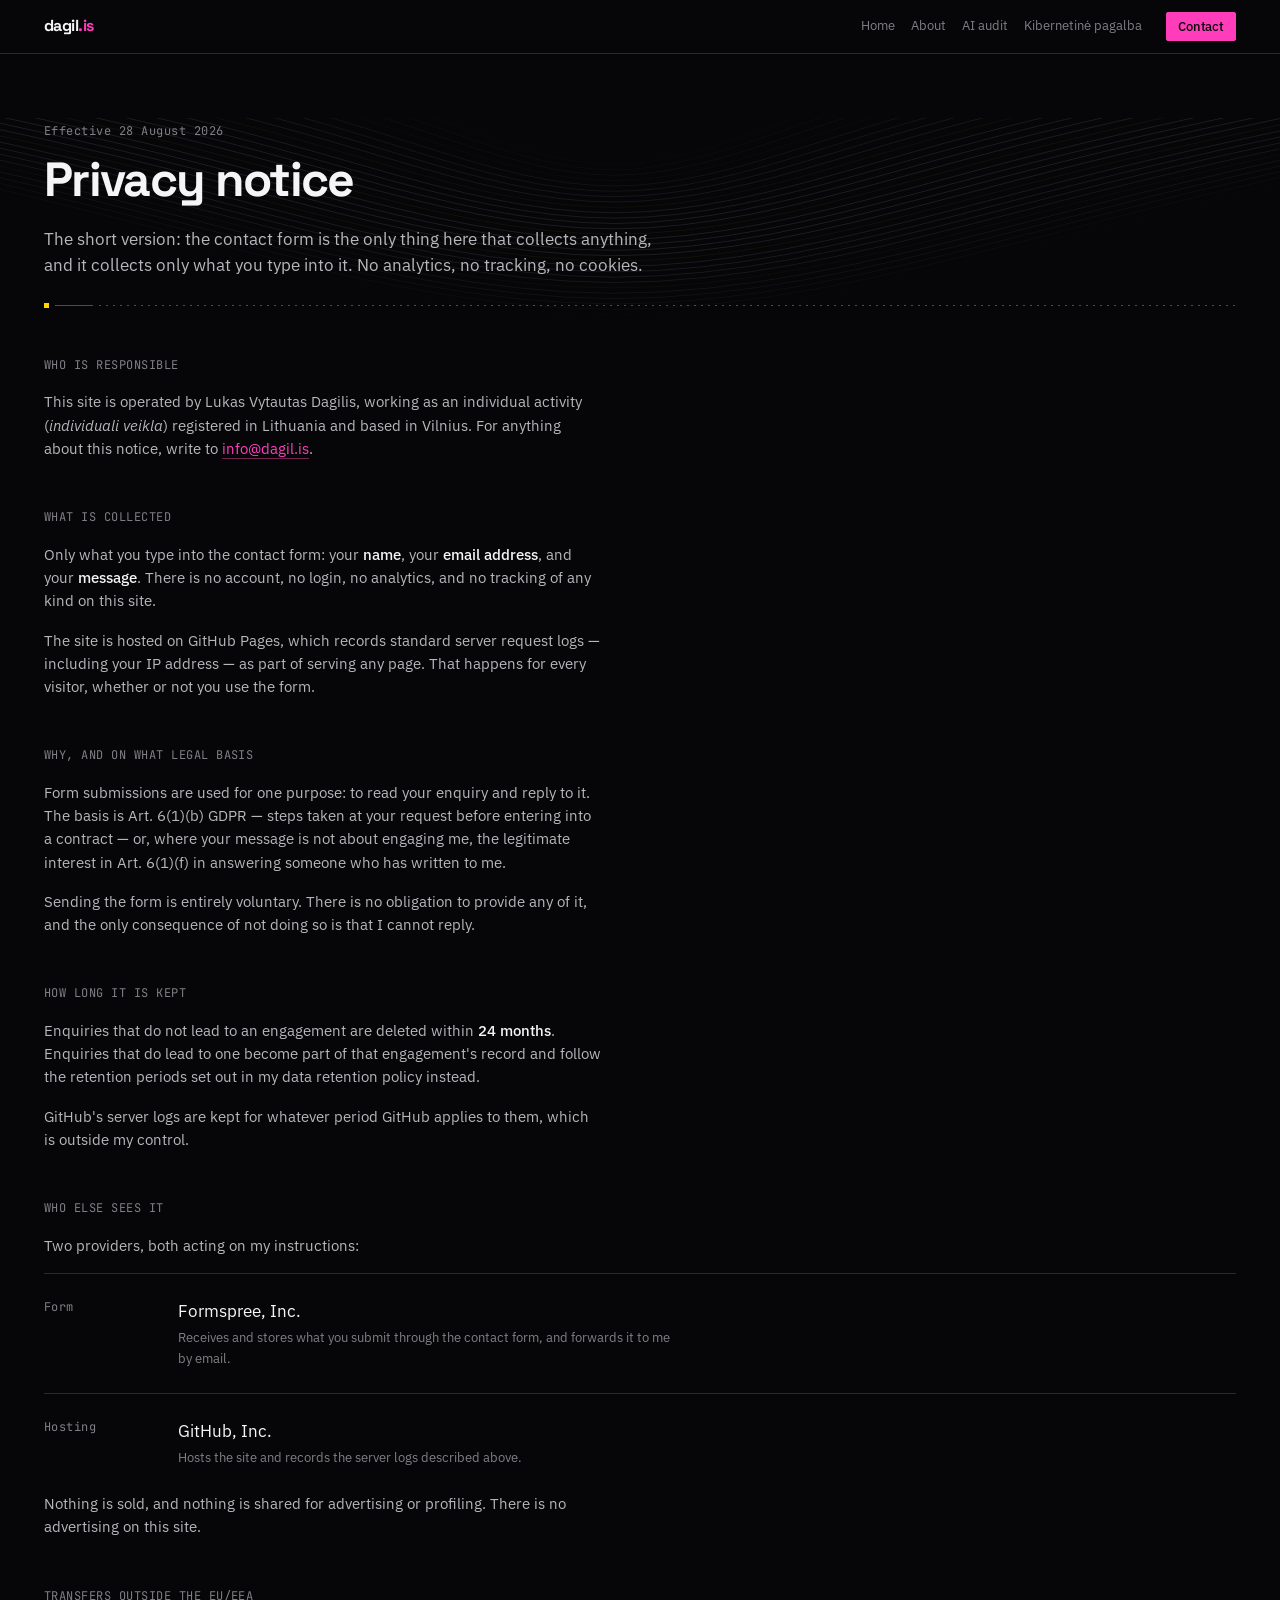
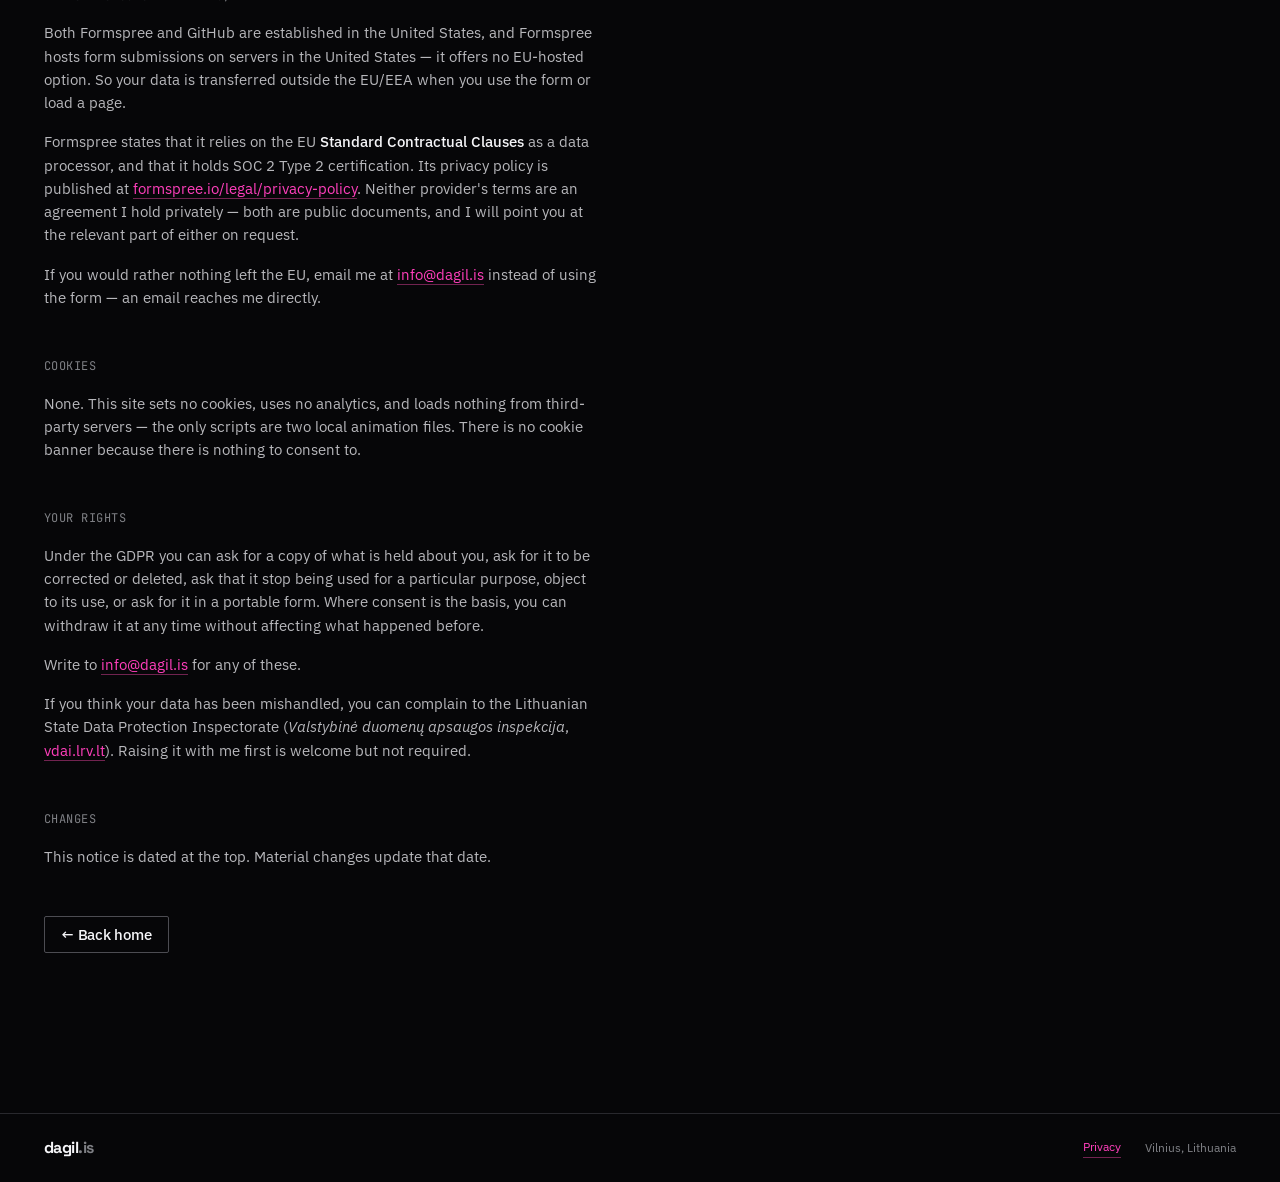
<file: privacy/index.html>
<!DOCTYPE html>
<html lang="en" data-accent="pink">
<head>
<meta charset="UTF-8">
<meta name="viewport" content="width=device-width, initial-scale=1.0">
<title>Privacy notice — dagil.is</title>
<meta name="description" content="What happens to your data when you use dagil.is: what the contact form collects, who processes it, and how long it is kept.">
<link rel="stylesheet" href="../style.css">
</head>
<body>

<header class="nav">
  <div class="nav-inner">
    <a class="wordmark" href="../">dagil<span>.is</span></a>
    <nav class="nav-links">
      <a href="../">Home</a>
      <a href="../about/">About</a>
      <a href="../audit-ai/">AI audit</a>
      <a href="../kibernetine-pagalba/">Kibernetinė pagalba</a>
    </nav>
    <a class="btn btn--primary btn--sm" href="../#contact">Contact</a>
  </div>
</header>

<main class="wrap page">

  <div class="page-head">
    <div class="wing-field" aria-hidden="true">
      <canvas data-wing-field="descent" data-speed="0.35" data-line-opacity="0.1" data-background="transparent"></canvas>
    </div>
    <span class="chip">Effective 28 August 2026</span>
    <h1>Privacy notice</h1>
    <p class="lead">The short version: the contact form is the only thing here that collects anything, and it collects only what you type into it. No analytics, no tracking, no cookies.</p>
  </div>
  <div class="perch"><i></i></div>

  <section class="stack">
    <h2 class="label">Who is responsible</h2>
    <p>This site is operated by Lukas Vytautas Dagilis, working as an individual activity (<i>individuali veikla</i>) registered in Lithuania and based in Vilnius. For anything about this notice, write to <a href="mailto:info@dagil.is">info@dagil.is</a>.</p>
  </section>

  <section class="stack">
    <h2 class="label">What is collected</h2>
    <p>Only what you type into the contact form: your <strong>name</strong>, your <strong>email address</strong>, and your <strong>message</strong>. There is no account, no login, no analytics, and no tracking of any kind on this site.</p>
    <p>The site is hosted on GitHub Pages, which records standard server request logs — including your IP address — as part of serving any page. That happens for every visitor, whether or not you use the form.</p>
  </section>

  <section class="stack">
    <h2 class="label">Why, and on what legal basis</h2>
    <p>Form submissions are used for one purpose: to read your enquiry and reply to it. The basis is Art. 6(1)(b) GDPR — steps taken at your request before entering into a contract — or, where your message is not about engaging me, the legitimate interest in Art. 6(1)(f) in answering someone who has written to me.</p>
    <p>Sending the form is entirely voluntary. There is no obligation to provide any of it, and the only consequence of not doing so is that I cannot reply.</p>
  </section>

  <section class="stack">
    <h2 class="label">How long it is kept</h2>
    <p>Enquiries that do not lead to an engagement are deleted within <strong>24 months</strong>. Enquiries that do lead to one become part of that engagement's record and follow the retention periods set out in my data retention policy instead.</p>
    <p>GitHub's server logs are kept for whatever period GitHub applies to them, which is outside my control.</p>
  </section>

  <section class="stack">
    <h2 class="label">Who else sees it</h2>
    <p>Two providers, both acting on my instructions:</p>
    <div class="entry">
      <span class="entry-year">Form</span>
      <div>
        <div class="entry-title">Formspree, Inc.</div>
        <p class="entry-desc">Receives and stores what you submit through the contact form, and forwards it to me by email.</p>
      </div>
    </div>
    <div class="entry">
      <span class="entry-year">Hosting</span>
      <div>
        <div class="entry-title">GitHub, Inc.</div>
        <p class="entry-desc">Hosts the site and records the server logs described above.</p>
      </div>
    </div>
    <p>Nothing is sold, and nothing is shared for advertising or profiling. There is no advertising on this site.</p>
  </section>

  <section class="stack">
    <h2 class="label">Transfers outside the EU/EEA</h2>
    <p>Both Formspree and GitHub are established in the United States, and Formspree hosts form submissions on servers in the United States — it offers no EU-hosted option. So your data is transferred outside the EU/EEA when you use the form or load a page.</p>
    <p>Formspree states that it relies on the EU <strong>Standard Contractual Clauses</strong> as a data processor, and that it holds SOC 2 Type 2 certification. Its privacy policy is published at <a href="https://formspree.io/legal/privacy-policy/" rel="noopener">formspree.io/legal/privacy-policy</a>. Neither provider's terms are an agreement I hold privately — both are public documents, and I will point you at the relevant part of either on request.</p>
    <p>If you would rather nothing left the EU, email me at <a href="mailto:info@dagil.is">info@dagil.is</a> instead of using the form — an email reaches me directly.</p>
  </section>

  <section class="stack">
    <h2 class="label">Cookies</h2>
    <p>None. This site sets no cookies, uses no analytics, and loads nothing from third-party servers — the only scripts are two local animation files. There is no cookie banner because there is nothing to consent to.</p>
  </section>

  <section class="stack">
    <h2 class="label">Your rights</h2>
    <p>Under the GDPR you can ask for a copy of what is held about you, ask for it to be corrected or deleted, ask that it stop being used for a particular purpose, object to its use, or ask for it in a portable form. Where consent is the basis, you can withdraw it at any time without affecting what happened before.</p>
    <p>Write to <a href="mailto:info@dagil.is">info@dagil.is</a> for any of these.</p>
    <p>If you think your data has been mishandled, you can complain to the Lithuanian State Data Protection Inspectorate (<i>Valstybinė duomenų apsaugos inspekcija</i>, <a href="https://vdai.lrv.lt" rel="noopener">vdai.lrv.lt</a>). Raising it with me first is welcome but not required.</p>
  </section>

  <section class="stack">
    <h2 class="label">Changes</h2>
    <p>This notice is dated at the top. Material changes update that date.</p>
  </section>

  <p class="page-foot"><a class="btn" href="../">← Back home</a></p>

</main>

<footer class="footer">
  <div class="footer-inner">
    <span class="wordmark wordmark--mono">dagil<span>.is</span></span>
    <span class="spacer"></span>
    <a href="./">Privacy</a>
    <span>Vilnius, Lithuania</span>
  </div>
</footer>

<script src="../wing-field.js" defer></script>
</body>
</html>
</file>
<file: style.css>
/* dagil.is
   Built on the dagil.is design system (Claude Design project 25a98146).
   Sections below, in order: tokens (mirrored from tokens/*.css), element
   defaults (base.css), then this site's layout and components — hand-ported
   from the system's React components so the static site needs no build step.
   One file, one paint. */

@import url('https://fonts.googleapis.com/css2?family=Space+Grotesk:wght@400;500;700&family=IBM+Plex+Sans:wght@400;500;600&family=JetBrains+Mono:wght@400;500&display=swap');

/* ==========================================================================
   1. Tokens
   ========================================================================== */

:root {
  color-scheme: dark;

  /* ---- surfaces ---- */
  --void: oklch(12.5% 0.006 285);
  --surface-1: oklch(16.5% 0.008 285);
  --surface-2: oklch(21% 0.009 285);
  --surface-3: oklch(26% 0.010 285);

  /* ---- text ---- */
  --text-1: oklch(97% 0.004 285);
  --text-2: oklch(78% 0.006 285);
  --text-3: oklch(60% 0.008 285);

  /* ---- rules ---- */
  --line: oklch(28% 0.008 285);
  --line-strong: oklch(42% 0.010 285);

  /* ---- neon palette ---- */
  --neon-pink: oklch(72% 0.265 350);
  --neon-yellow: oklch(92% 0.195 100);
  --neon-lime: oklch(88% 0.235 132);
  --neon-cyan: oklch(85% 0.150 200);
  --neon-violet: oklch(66% 0.235 300);

  /* ---- goldfinch: the name in colour ---- */
  --goldfinch-wing: oklch(88% 0.185 92);
  --goldfinch-face: oklch(58% 0.190 30);
  --goldfinch-wall: oklch(86% 0.028 85);

  /* ---- semantic accent ---- */
  --accent: var(--neon-pink);
  --accent-ink: var(--void);
  --accent-strong: oklch(80% 0.230 350);
  --accent-wash: color-mix(in oklab, var(--accent) 16%, var(--void));
  --accent-line: color-mix(in oklab, var(--accent) 45%, var(--void));

  --focus-ring: var(--accent);

  /* ---- type ---- */
  --font-display: 'Space Grotesk', 'Helvetica Neue', Arial, sans-serif;
  --font-sans: 'IBM Plex Sans', 'Helvetica Neue', Arial, sans-serif;
  --font-mono: 'JetBrains Mono', ui-monospace, SFMono-Regular, Menlo, monospace;

  --text-xs: 0.75rem;
  --text-sm: 0.8125rem;
  --text-base: 0.9375rem;
  --text-md: 1.0625rem;
  --text-lg: 1.375rem;

  --display-sm: 2rem;
  --display-md: 3rem;
  --display-lg: 4.5rem;

  --leading-tight: 0.94;
  --leading-snug: 1.2;
  --leading-normal: 1.55;

  --tracking-display: -0.035em;
  --tracking-tight: -0.015em;
  --tracking-mono: 0.04em;

  --weight-regular: 400;
  --weight-medium: 500;
  --weight-bold: 700;

  /* ---- spacing & layout ---- */
  --space-1: 0.25rem;
  --space-2: 0.5rem;
  --space-3: 0.75rem;
  --space-4: 1rem;
  --space-5: 1.5rem;
  --space-6: 2rem;
  --space-7: 3rem;
  --space-8: 4rem;
  --space-9: 6rem;
  --space-10: 8rem;

  --content-max: 1240px;
  --reading-max: 62ch;
  --gutter: var(--space-5);

  /* ---- effects ---- */
  --radius-none: 0;
  --radius-sm: 2px;
  --radius-pill: 999px;

  --ease-out: cubic-bezier(0.16, 1, 0.3, 1);
  --ease-standard: cubic-bezier(0.2, 0, 0, 1);
  --duration-fast: 120ms;
  --duration-base: 200ms;
  --duration-slow: 400ms;
}

/* Per-product accent. dagil.is is pink; swapping the attribute on <html> is
   the only thing that ever changes between products. */
[data-accent='pink'] {
  --accent: var(--neon-pink);
  --accent-strong: oklch(80% 0.230 350);
  --accent-ink: var(--void);
}

/* ==========================================================================
   2. Element defaults
   ========================================================================== */

*, *::before, *::after { box-sizing: border-box; }
html { -webkit-text-size-adjust: 100%; }

body {
  margin: 0;
  background: var(--void);
  color: var(--text-2);
  font-family: var(--font-sans);
  font-size: var(--text-base);
  line-height: var(--leading-normal);
  text-wrap: pretty;
  -webkit-font-smoothing: antialiased;
}

h1, h2, h3, h4 {
  margin: 0;
  color: var(--text-1);
  font-family: var(--font-display);
  font-weight: var(--weight-bold);
  letter-spacing: var(--tracking-display);
  line-height: var(--leading-tight);
}
h1 { font-size: var(--display-lg); }
h2 { font-size: var(--display-md); }
h3 { font-size: var(--display-sm); letter-spacing: var(--tracking-tight); }
h4 { font-size: var(--text-lg); letter-spacing: var(--tracking-tight); line-height: var(--leading-snug); }

p { margin: 0 0 var(--space-4); max-width: var(--reading-max); }
p:last-child { margin-bottom: 0; }

a {
  color: var(--accent);
  text-decoration: none;
  border-bottom: 1px solid var(--accent-line);
  transition: color var(--duration-fast) var(--ease-standard),
              border-color var(--duration-fast) var(--ease-standard);
}
a:hover { color: var(--accent-strong); border-bottom-color: var(--accent-strong); }
a:active { color: var(--accent-strong); }

code, kbd, samp, pre { font-family: var(--font-mono); font-size: 0.9em; letter-spacing: var(--tracking-mono); }
hr { border: 0; border-top: 1px solid var(--line); margin: var(--space-6) 0; }
small { font-size: var(--text-xs); color: var(--text-3); }
strong { color: var(--text-1); font-weight: var(--weight-medium); }

::selection { background: var(--accent); color: var(--accent-ink); }
:focus-visible { outline: 2px solid var(--focus-ring); outline-offset: 2px; }

button, input, select, textarea { font: inherit; color: inherit; }
img, svg, video { display: block; max-width: 100%; }
table { border-collapse: collapse; }

@media (prefers-reduced-motion: reduce) {
  *, *::before, *::after {
    animation-duration: 0.01ms !important;
    transition-duration: 0.01ms !important;
  }
}

/* ==========================================================================
   3. Layout
   ========================================================================== */

.wrap {
  max-width: var(--content-max);
  margin: 0 auto;
  padding: 0 var(--gutter);
}

/* AppNav — the sticky header is the only fixed element on the page. */
.nav {
  position: sticky;
  top: 0;
  z-index: 20;
  background: var(--void);
  border-bottom: 1px solid var(--line);
}
.nav-inner {
  max-width: var(--content-max);
  margin: 0 auto;
  padding: var(--space-3) var(--gutter);
  display: flex;
  align-items: center;
  gap: var(--space-5);
  flex-wrap: wrap;
}
.nav-links {
  display: flex;
  gap: var(--space-4);
  margin-left: auto;
  flex-wrap: wrap;
}
.nav-links a {
  font-size: var(--text-sm);
  color: var(--text-3);
  border-bottom: 1px solid transparent;
  padding: 0.2rem 0;
}
.nav-links a:hover { color: var(--text-1); border-bottom-color: var(--line-strong); }
.nav-links a[aria-current='page'] { color: var(--text-1); border-bottom-color: var(--accent); }

/* Wordmark — the mark is the type. No logo file exists; never substitute a glyph. */
.wordmark {
  font-family: var(--font-display);
  font-weight: var(--weight-bold);
  font-size: 1rem;
  letter-spacing: var(--tracking-display);
  color: var(--text-1);
  line-height: 1;
  border-bottom: none;
}
.wordmark:hover { color: var(--text-1); }
.wordmark span { color: var(--accent); }
.wordmark--mono span { color: var(--text-3); }

/* AppFooter */
.footer {
  border-top: 1px solid var(--line);
  margin-top: var(--space-9);
}
.footer-inner {
  max-width: var(--content-max);
  margin: 0 auto;
  padding: var(--space-5) var(--gutter);
  display: flex;
  flex-wrap: wrap;
  align-items: center;
  gap: var(--space-2) var(--space-5);
  font-size: var(--text-xs);
  color: var(--text-3);
}
.footer-inner .spacer { flex: 1; }

/* ==========================================================================
   4. Page structure
   ========================================================================== */

.hero { position: relative; padding: var(--space-9) 0 var(--space-8); }
.hero-eyebrow { margin: 0 0 var(--space-5); }
.hero h1 { font-size: clamp(2.6rem, 6.4vw, 5.4rem); }
.hero-actions {
  display: flex;
  flex-wrap: wrap;
  gap: var(--space-4);
  margin-top: var(--space-5);
}
.hero-foot {
  margin-top: var(--space-8);
  display: flex;
  justify-content: flex-end;
}

.page { padding-top: var(--space-8); padding-bottom: var(--space-8); }
.page-head { position: relative; }
.page-head h1 { font-size: var(--display-md); max-width: 18ch; margin-top: var(--space-4); }
.page-head .lead {
  margin-top: var(--space-5);
  font-size: var(--text-md);
  color: var(--text-2);
}
.page-foot { margin-top: var(--space-7); }

.lead { font-size: var(--text-md); color: var(--text-1); }

.section {
  border-top: 1px solid var(--line);
  padding: var(--space-7) 0;
}
.section-grid {
  display: grid;
  grid-template-columns: 180px 1fr;
  gap: var(--space-6);
  align-items: start;
}
.section-title {
  margin-top: var(--space-3);
  font-size: var(--text-lg);
  letter-spacing: var(--tracking-tight);
  line-height: var(--leading-snug);
}
.section-body > * + * { margin-top: var(--space-5); }

/* About/help pages: label above, rows full width. */
.stack { margin-top: var(--space-7); }
.stack > .label { display: block; margin-bottom: var(--space-4); }

.grid-2 {
  display: grid;
  grid-template-columns: 1fr 1fr;
  gap: var(--space-6);
  margin-top: var(--space-7);
  align-items: start;
}

/* Mono micro-label — the only place uppercase is allowed. */
.label {
  font-family: var(--font-mono);
  font-size: var(--text-xs);
  letter-spacing: var(--tracking-mono);
  text-transform: uppercase;
  color: var(--text-3);
  font-weight: var(--weight-regular);
}
h2.label, h3.label { font-family: var(--font-mono); line-height: var(--leading-normal); }


/* ==========================================================================
   5. Components
   ========================================================================== */

/* Section/card headings. */
.subhead {
  font-size: var(--text-lg);
  letter-spacing: var(--tracking-tight);
  line-height: var(--leading-snug);
  margin-bottom: var(--space-4);
}

/* Card — no fill, no radius, no shadow. A hairline on one edge, and space. */
.card { border-top: 1px solid var(--line); padding-top: var(--space-5); }
.card--left {
  border-top: none;
  border-left: 1px solid var(--line);
  padding-top: 0;
  padding-left: var(--space-5);
}
.card--accent { border-color: var(--accent); }

/* Service list — hairlines from a 1px grid gap, not from borders. */
.service-list {
  list-style: none;
  margin: 0;
  padding: 0;
  display: grid;
  gap: 1px;
  background: var(--line);
}
.service-list li {
  background: var(--void);
  padding: var(--space-3) 0;
  font-size: var(--text-md);
  color: var(--text-1);
}

/* Entry rows — mono date in the left column, prose in the right. */
.entry-list { display: grid; }
.entry {
  display: grid;
  grid-template-columns: 110px 1fr;
  gap: var(--space-5);
  border-top: 1px solid var(--line);
  padding: var(--space-5) 0;
}
.entry:first-child { padding-top: var(--space-4); }
.entry-year {
  font-family: var(--font-mono);
  font-size: var(--text-xs);
  letter-spacing: var(--tracking-mono);
  color: var(--text-3);
  white-space: nowrap;
}
.entry-title { color: var(--text-1); font-size: var(--text-md); }
.entry-desc {
  color: var(--text-3);
  font-size: var(--text-sm);
  margin: var(--space-1) 0 0;
}

/* Chip */
.chip {
  font-family: var(--font-mono);
  font-size: var(--text-xs);
  letter-spacing: var(--tracking-mono);
  color: var(--text-3);
}
.chip--boxed {
  border: 1px solid var(--line);
  border-radius: var(--radius-sm);
  padding: 0.15rem 0.4rem;
}
.chip--accent { color: var(--accent); border-color: var(--accent-line); }
.chip-row { display: flex; flex-wrap: wrap; gap: var(--space-3); }

/* Button */
.btn {
  display: inline-flex;
  align-items: center;
  gap: 0.5rem;
  font-family: var(--font-sans);
  font-weight: var(--weight-medium);
  letter-spacing: var(--tracking-tight);
  line-height: 1.2;
  font-size: var(--text-base);
  padding: 0.55rem 1rem;
  border: 1px solid var(--line-strong);
  border-radius: var(--radius-sm);
  background: transparent;
  color: var(--text-1);
  text-decoration: none;
  cursor: pointer;
  transition: background var(--duration-fast) var(--ease-standard),
              border-color var(--duration-fast) var(--ease-standard),
              color var(--duration-fast) var(--ease-standard);
}
.btn:hover { background: var(--surface-3); color: var(--text-1); border-color: var(--line-strong); }

.btn--primary { background: var(--accent); border-color: var(--accent); color: var(--accent-ink); }
.btn--primary:hover { background: var(--accent-strong); border-color: var(--accent-strong); color: var(--accent-ink); }

.btn--ghost {
  background: transparent;
  border-color: transparent;
  color: var(--accent);
  padding-left: 0;
  padding-right: 0;
}
.btn--ghost:hover { background: transparent; border-color: transparent; color: var(--accent-strong); }

.btn--sm { padding: 0.35rem 0.7rem; font-size: var(--text-sm); }
.btn--lg { padding: 0.8rem 1.6rem; font-size: var(--text-md); }

/* Field */
.form { display: grid; gap: var(--space-4); max-width: 520px; }
.field { display: flex; flex-direction: column; gap: 0.35rem; }
.field label {
  font-family: var(--font-mono);
  font-size: var(--text-xs);
  letter-spacing: var(--tracking-mono);
  text-transform: uppercase;
  color: var(--text-3);
}
.field input,
.field textarea {
  width: 100%;
  background: var(--surface-1);
  border: 1px solid var(--line-strong);
  border-radius: var(--radius-sm);
  padding: 0.5rem 0.7rem;
  color: var(--text-1);
  font-size: var(--text-base);
  transition: border-color var(--duration-fast) var(--ease-standard);
}
.field input:focus,
.field textarea:focus { border-color: var(--accent); }
.field textarea { resize: vertical; min-height: 110px; }

.honeypot { position: absolute; left: -9999px; top: -9999px; }

/* Screen/print pairs. Print-only content is the fallback for things that
   need a browser (the form); it stays out of the screen layout entirely. */
.print-only { display: none; }
@media print { .print-only { display: block; } }

/* Value list — hairlines from a 1px grid gap, as .service-list, with a
   second line of explanation under each row. */
.value-list {
  list-style: none;
  margin: 0;
  padding: 0;
  display: grid;
  gap: 1px;
  background: var(--line);
}
.value-list li {
  background: var(--void);
  padding: var(--space-3) 0;
  display: grid;
  gap: var(--space-1);
}
.value-head { color: var(--text-1); font-size: var(--text-md); }
.value-desc { color: var(--text-3); font-size: var(--text-sm); max-width: none; }

/* Phase rows — mono number in the left column, prose in the right. A real
   sequence, so the number is in the accent. */
.phase {
  display: grid;
  grid-template-columns: 56px 1fr;
  gap: var(--space-5);
  border-top: 1px solid var(--line);
  padding: var(--space-4) 0;
}
.phase:first-child { border-top: none; padding-top: 0; }
.phase-num {
  font-family: var(--font-mono);
  font-size: var(--text-xs);
  letter-spacing: var(--tracking-mono);
  color: var(--accent);
  padding-top: 0.35rem;
}
.phase-title {
  color: var(--text-1);
  font-size: var(--text-md);
  font-family: var(--font-display);
  font-weight: var(--weight-medium);
  letter-spacing: var(--tracking-tight);
}
.phase p { margin-top: var(--space-1); color: var(--text-2); max-width: none; }
.phase-note { color: var(--text-3); font-size: var(--text-sm); }

/* Area grid — two columns of hairline rows, each with a one-line gloss. */
.area-grid {
  list-style: none;
  margin: 0;
  padding: 0;
  display: grid;
  grid-template-columns: repeat(2, 1fr);
  gap: 0 var(--space-6);
}
.area-grid li { border-top: 1px solid var(--line); padding: var(--space-3) 0; color: var(--text-1); }
.area-grid li small { display: block; color: var(--text-3); font-size: var(--text-sm); margin-top: 2px; }

/* Rule list — a stack of left-edge cards; one may carry the accent. */
.rule-list { list-style: none; margin: 0; padding: 0; display: grid; gap: var(--space-4); }
.rule-list li { border-left: 1px solid var(--line); padding-left: var(--space-5); }
.rule-list li strong { display: block; margin-bottom: 2px; }
.rule-list li.rule--accent { border-left-color: var(--accent); }

/* Contact grid — the who-list beside the form. */
.contact-grid {
  display: grid;
  grid-template-columns: 1fr 1fr;
  gap: var(--space-6);
  align-items: start;
}

/* Feature — the page's one call to action, directly under the WingBar. It
   leaves the label-column grid for a pitch beside a point list, carries the
   goldfinch face as its emphasis mark (the single vertical bar the system
   allows), and holds the page's one filled button. Background stays the
   void: the WingBar, the bar and the button do the highlighting. */
.feature { padding: var(--space-8) 0; }
.feature-grid {
  display: grid;
  grid-template-columns: 1.15fr 1fr;
  gap: var(--space-7);
  align-items: start;
}
.feature-pitch { border-left: 2px solid var(--goldfinch-face); padding-left: var(--space-5); }
.feature-title {
  margin-top: var(--space-4);
  font-size: clamp(1.9rem, 3.6vw, var(--display-md));
  max-width: 16ch;
}
.feature .lead { margin-top: var(--space-5); max-width: 48ch; }
.feature .hero-actions { margin-top: var(--space-6); }
.feature-points {
  list-style: none;
  margin: 0;
  padding: 0;
  display: grid;
  gap: 1px;
  background: var(--line);
  border-top: 1px solid var(--line-strong);
}
.feature-points li { background: var(--void); padding: var(--space-4) 0; }
.feature-points strong { display: block; font-family: var(--font-display); font-weight: var(--weight-medium); letter-spacing: var(--tracking-tight); font-size: var(--text-md); }
.feature-points p { margin: var(--space-1) 0 0; color: var(--text-3); font-size: var(--text-sm); max-width: none; }

/* ==========================================================================
   6. Brand devices — the goldfinch, as colour and two shapes. Never a bird.
   ========================================================================== */

/* WingField: the wing profile as a faint line field behind type. One per
   surface, full-bleed, never interactive. The system's only background
   treatment — drawn line work, not texture. */
.wing-field {
  position: absolute;
  top: 0;
  bottom: 0;
  left: 50%;
  /* --bleed is the scrollbar-free viewport width, set by wing-field.js; 100vw
     is the no-JS fallback (it includes the scrollbar on some platforms). */
  width: var(--bleed, 100vw);
  transform: translateX(-50%);
  overflow: hidden;
  pointer-events: none;
}
.wing-field canvas { display: block; width: 100%; height: 100%; }
/* Subpage heads are short; let the quiet presets run past the perch rule so
   the field reads as a field, not a smear. */
.page-head .wing-field { bottom: calc(-1 * var(--space-7)); }
/* Type always sits above the field, at full contrast. */
.hero > *:not(.wing-field),
.page-head > *:not(.wing-field) { position: relative; }

/* WingBar: the dark wing crossed by one bright band. One per surface. */
.wingbar {
  position: relative;
  overflow: hidden;
  height: 10px;
  background: var(--void);
  border-top: 1px solid var(--line);
  border-bottom: 1px solid var(--line);
}
.wingbar::after {
  content: '';
  position: absolute;
  top: 0;
  bottom: 0;
  left: 34%;
  width: 16%;
  background: var(--goldfinch-wing);
}

/* PerchRule: anchor square, hard hairline, fine dotted run. */
.perch { display: flex; align-items: center; gap: 6px; }
.page-head + .perch { margin-top: var(--space-5); }
.perch::before {
  content: '';
  width: 5px;
  height: 5px;
  background: var(--goldfinch-wing);
  flex-shrink: 0;
}
.perch i {
  height: 1px;
  width: 38px;
  background: var(--line-strong);
  flex-shrink: 0;
}
.perch::after {
  content: '';
  flex: 1;
  height: 1px;
  background-image: repeating-linear-gradient(to right, var(--line-strong) 0 2px, transparent 2px 7px);
}

/* The mark's verbal partner — a footnote, never a tagline. */
.footnote {
  font-family: var(--font-mono);
  font-size: var(--text-xs);
  letter-spacing: var(--tracking-mono);
  color: var(--text-3);
}

/* ==========================================================================
   7. KineticType — the motion signature. One per page, largest type only.
   ========================================================================== */

.kinetic {
  display: flex;
  flex-wrap: wrap;
  column-gap: 0.26em;
  margin: 0;
}
.kinetic .kt-word { display: inline-block; }
.kinetic .kt-char {
  display: inline-block;
  will-change: transform;
  transition: opacity var(--duration-slow) var(--ease-out);
}

/* ==========================================================================
   8. Narrow viewports
   ========================================================================== */

@media (max-width: 760px) {
  .section-grid { grid-template-columns: 1fr; gap: var(--space-4); }
  .entry { grid-template-columns: 1fr; gap: var(--space-2); }
  .hero { padding: var(--space-7) 0 var(--space-6); }
  .nav-inner { gap: var(--space-2) var(--space-4); }
  .nav-links { order: 3; width: 100%; margin-left: 0; }
  .nav-inner > .btn { margin-left: auto; }
  .grid-2 { grid-template-columns: 1fr; gap: var(--space-6); }
  .hero-foot { justify-content: flex-start; }
  .area-grid, .contact-grid, .feature-grid { grid-template-columns: 1fr; }
  .feature-grid { gap: var(--space-6); }
  .feature { padding: var(--space-7) 0; }
  .phase { grid-template-columns: 40px 1fr; gap: var(--space-4); }
}
</file>
